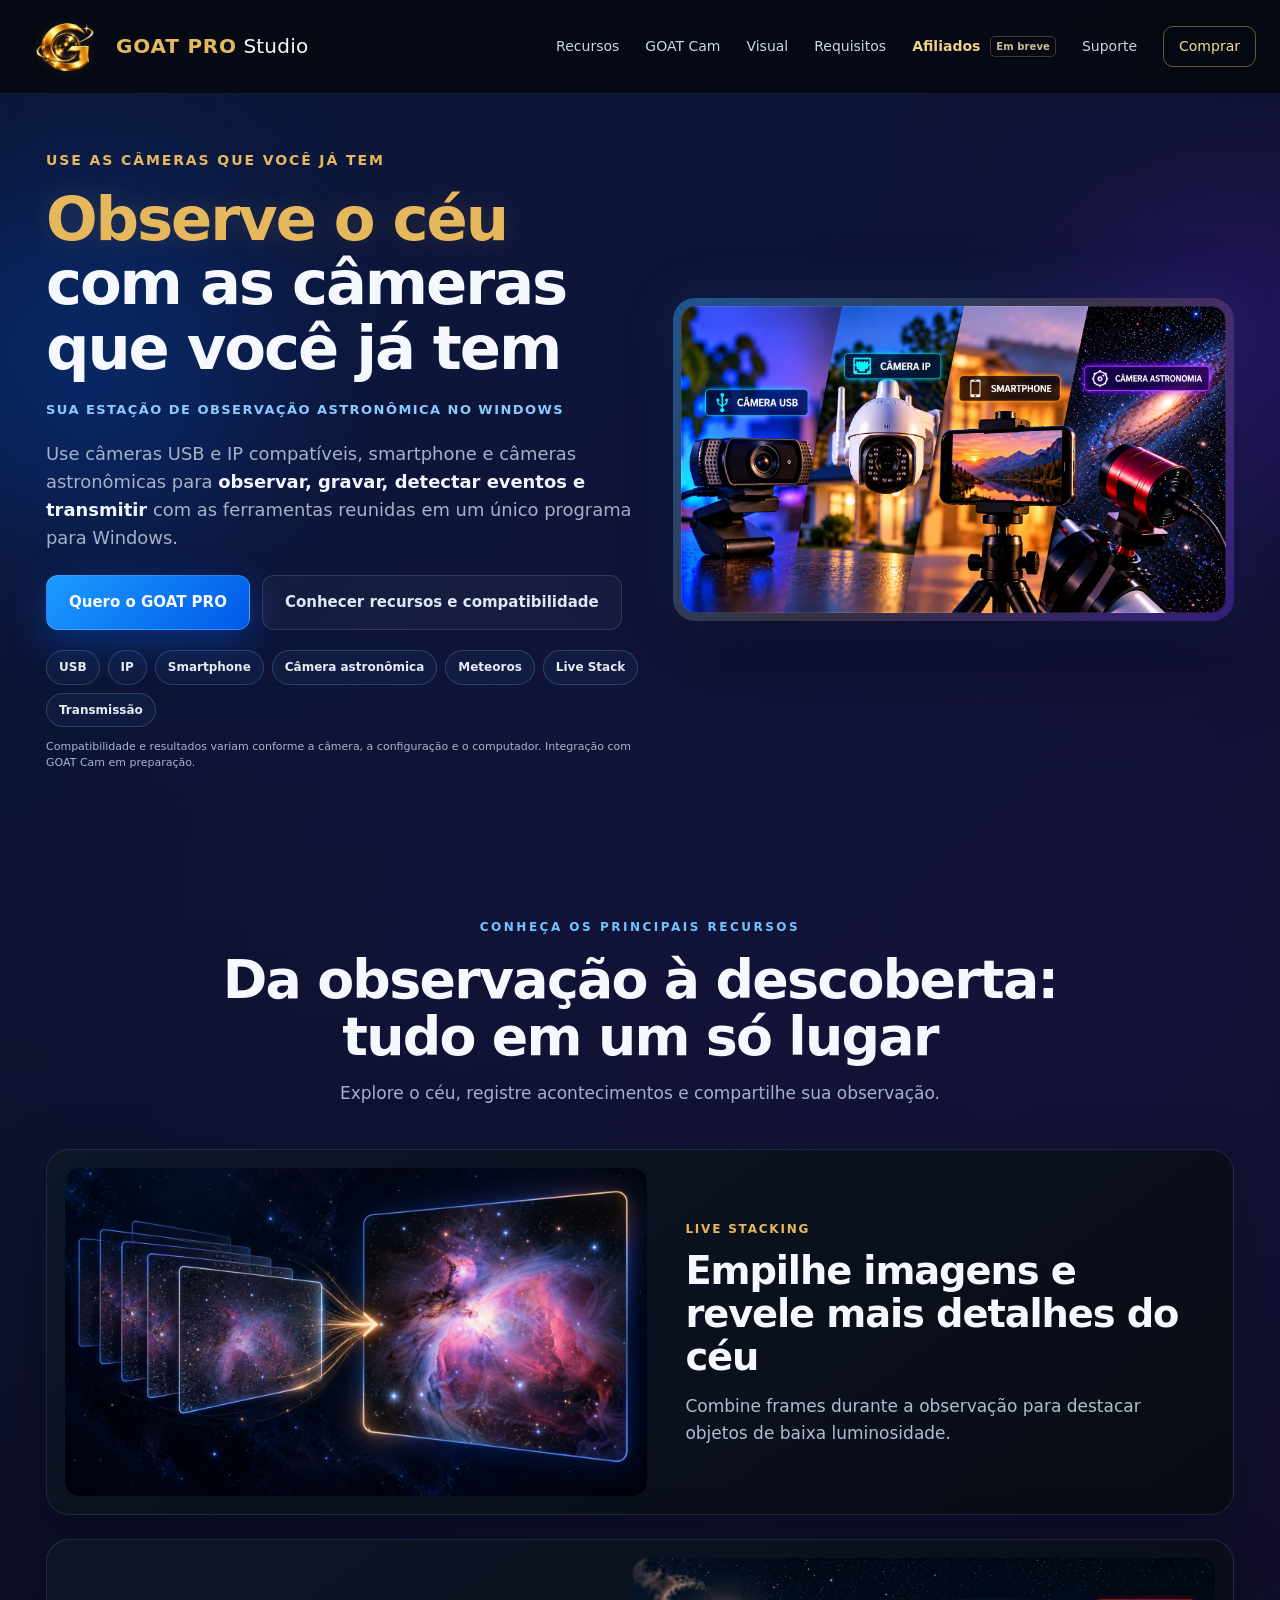
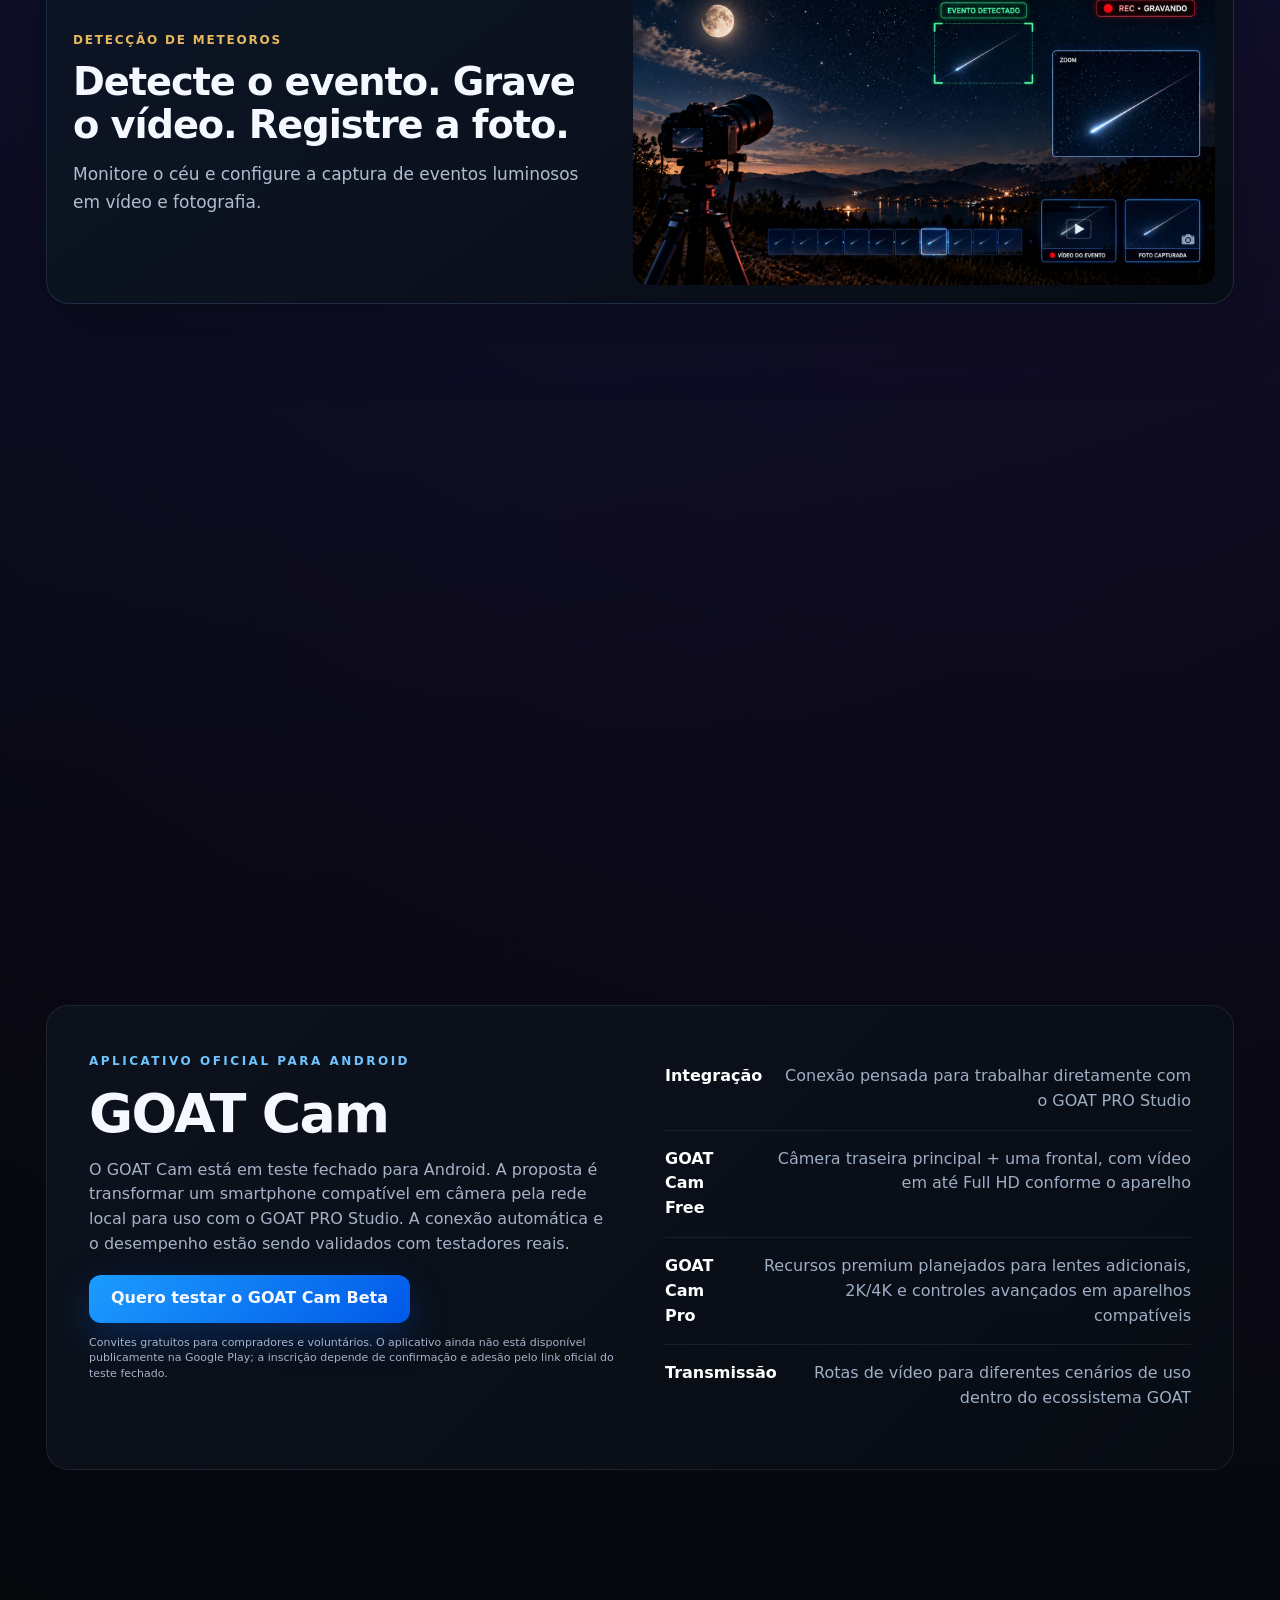
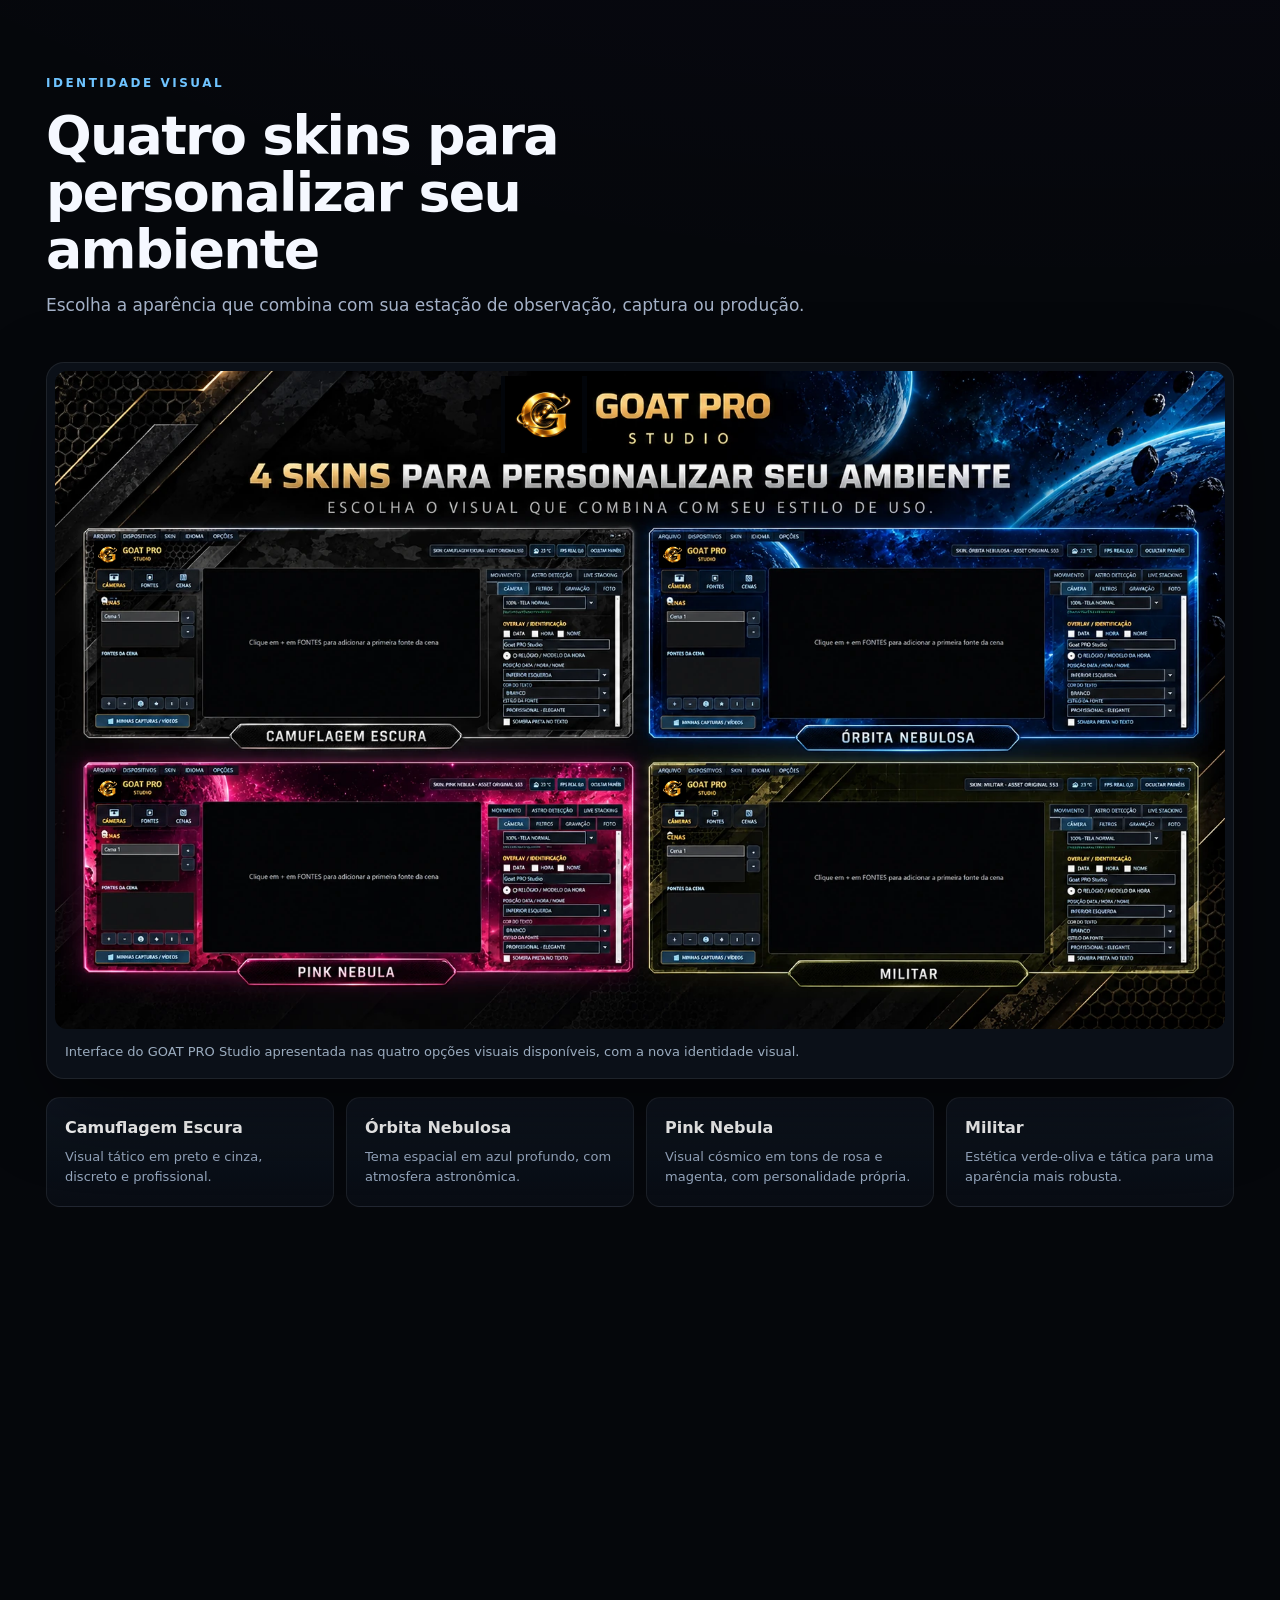
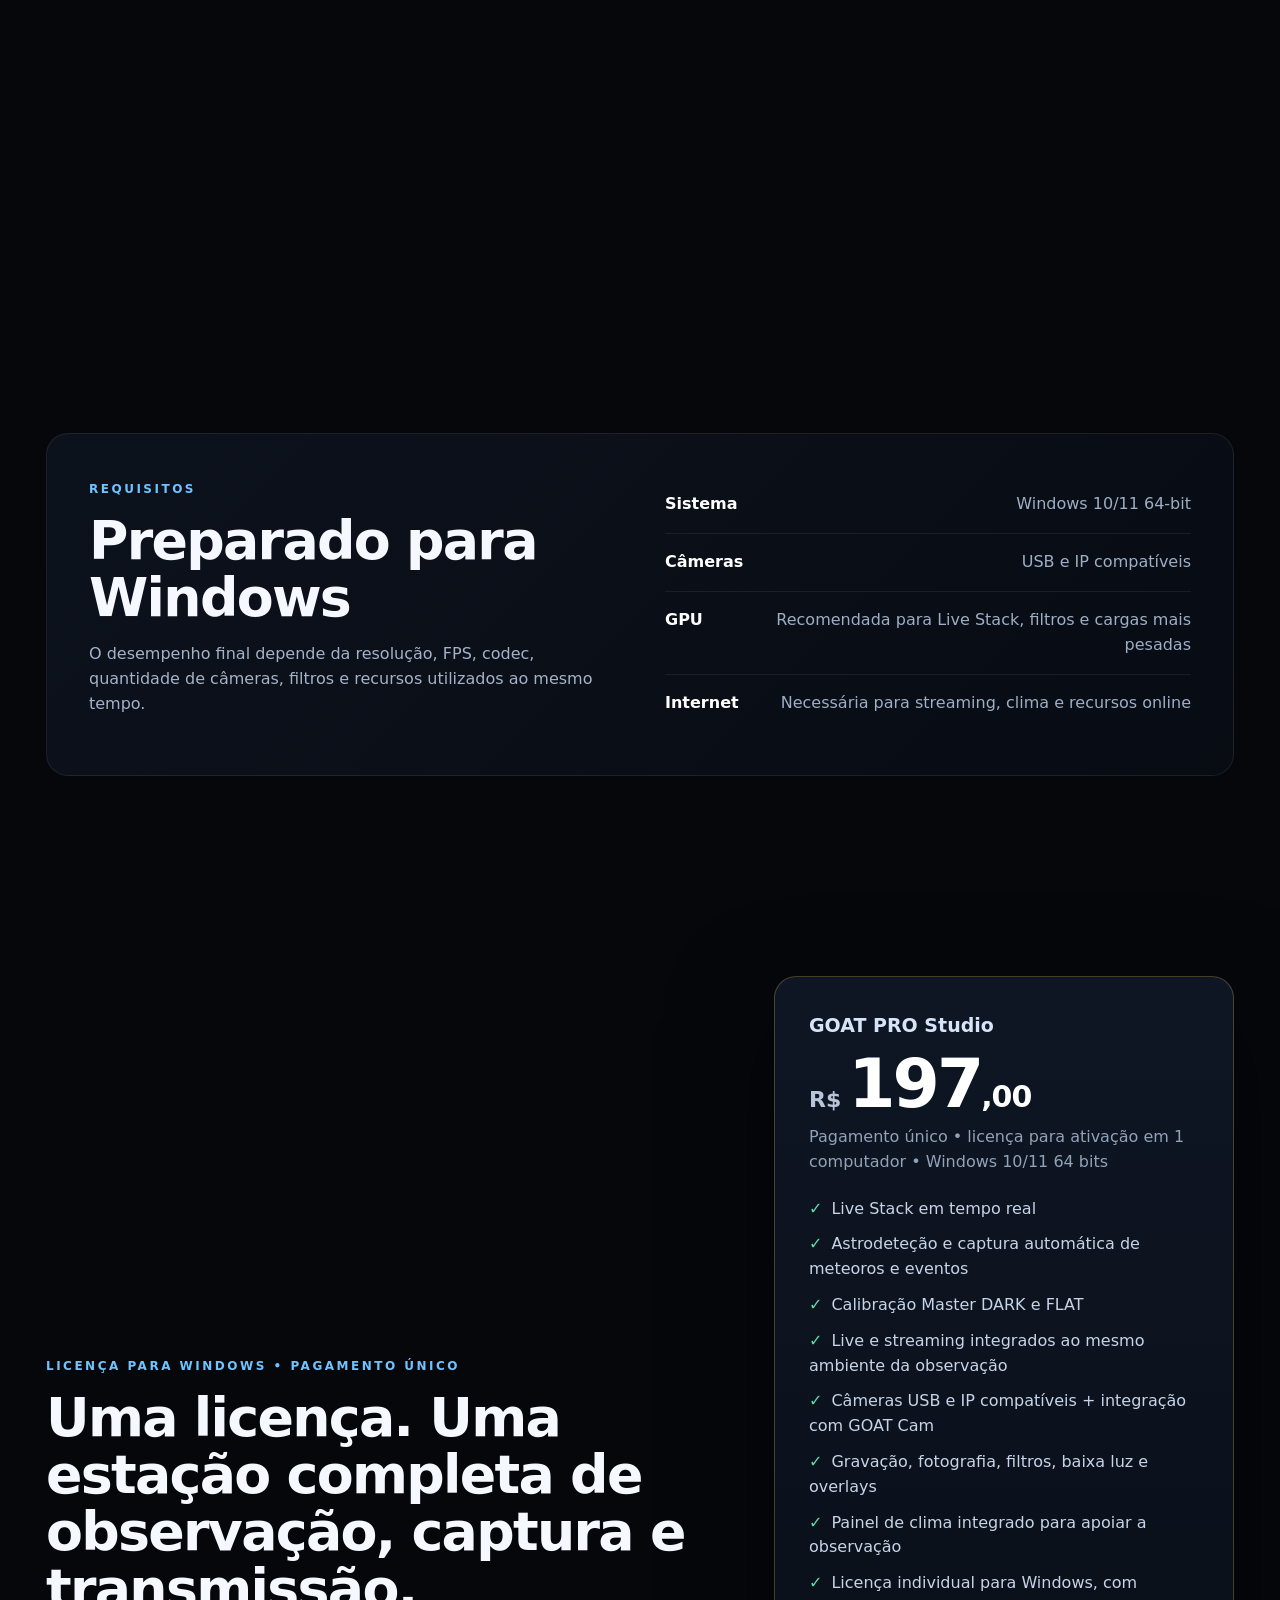
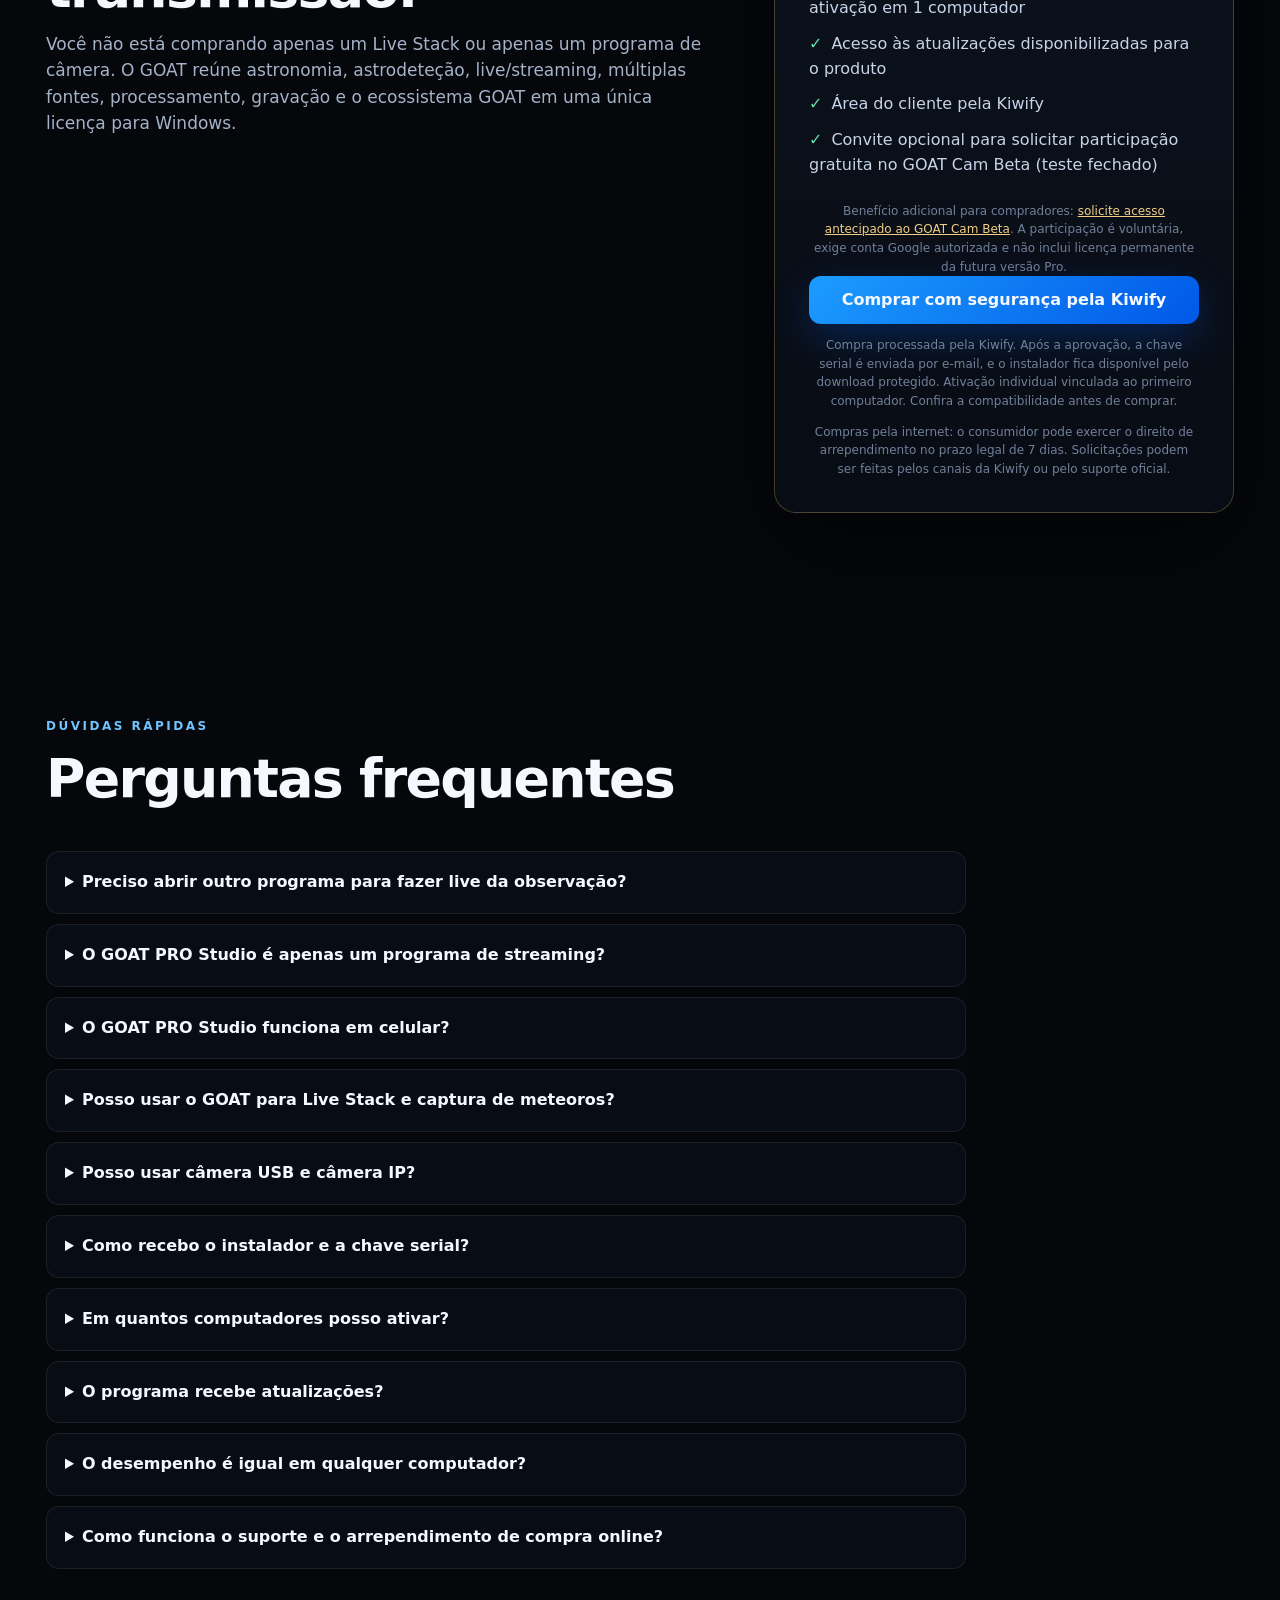
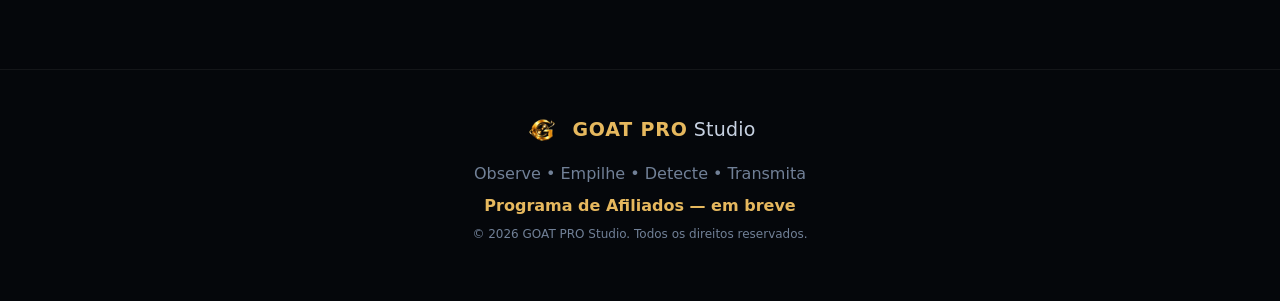
<file: index.html>
<!doctype html>
<html lang="pt-BR">
<head>
  <meta charset="utf-8" />
  <script async src="https://www.googletagmanager.com/gtag/js?id=AW-18481898971"></script>
  <script>
    window.dataLayer = window.dataLayer || [];
    function gtag(){dataLayer.push(arguments);}
    gtag('js', new Date());
    gtag('config', 'AW-18481898971');
    gtag('config', 'G-T20WCMY2DG');
  </script>
  <meta name="viewport" content="width=device-width, initial-scale=1" />
  <meta name="theme-color" content="#070a10" />
  <title>GOAT PRO Studio — Live Stack, meteoros e streaming integrado</title>
  <meta name="description" content="GOAT PRO Studio para Windows: Live Stack em tempo real, captura automática de meteoros e eventos astronômicos, calibração DARK/FLAT, live e streaming integrados, câmeras USB e IP, GOAT Cam, gravação e processamento avançado de imagem." />
  <meta property="og:title" content="GOAT PRO Studio" />
  <meta property="og:description" content="Observe o céu. Empilhe. Detecte. Transmita. Capture. Tudo no mesmo ambiente." />
  <meta property="og:type" content="website" />
  <link rel="icon" href="assets/goatpro-g-transparente-header-20261027.png?v=20261027-1" type="image/png" />
  <link rel="stylesheet" href="styles.css?v=20261027-logo-transparente-1" />
  <style>
    /* GOAT SALES — prévia do programa de afiliados, sem inscrição pública. */
    .affiliate-preview-nav {
      color: #efd18a;
      font-weight: 750;
      white-space: nowrap;
    }
    .affiliate-preview-nav:hover { color:#fff2cb; }
    .affiliate-preview-nav small {
      display: inline-block; margin-left: 5px; padding: 2px 5px;
      border: 1px solid rgba(230,184,94,.28); border-radius: 5px;
      color:#cebb92;font-size:10px;font-weight:650;letter-spacing:.1px;
      vertical-align:middle;
    }
    .affiliate-preview-ribbon { display:none; }
    .affiliate-footer-link { color:#e6b85e; font-weight:750; }
    .affiliate-footer-link:hover { text-decoration:underline;text-underline-offset:4px; }
    @media (max-width: 1170px) {
      .topbar nav .affiliate-preview-nav { display:none; }
      .affiliate-preview-ribbon {
        display:flex;align-items:center;justify-content:center;
        gap:10px;flex-wrap:wrap;
        min-height:40px; padding:8px 14px;
        border-bottom:1px solid rgba(230,184,94,.2);
        background:rgba(26,26,33,.95);
        color:#f2cf89; font-size:13px;font-weight:750;text-align:center;
      }
      .affiliate-preview-ribbon span {
        border:1px solid rgba(230,184,94,.29);
        border-radius:999px;padding:2px 8px;
        font-size:11px;color:#d9d0bc;
      }
      .affiliate-preview-ribbon:hover { background:#262333; }
    }
    @media (max-width: 420px) {
      .affiliate-preview-ribbon {gap:7px;font-size:12px;min-height:38px;padding:7px 8px;}
      .affiliate-preview-ribbon span {font-size:10px;padding:2px 6px;}
    }
  </style>
</head>
<body>
  <header class="topbar">
    <a class="brand" href="#inicio" aria-label="GOAT PRO Studio">
      <img src="assets/goatpro-g-transparente-header-20261027.png?v=20261027-1" alt="Símbolo GOAT PRO Studio" />
      <span><strong>GOAT PRO</strong> Studio</span>
    </a>
    <nav aria-label="Navegação principal">
      <a href="#recursos">Recursos</a>
      <a href="#goat-cam">GOAT Cam</a>
      <a href="#visual">Visual</a>
      <a href="#requisitos">Requisitos</a>
      <a class="affiliate-preview-nav" href="/afiliados/" aria-label="Afiliados, inscrições em breve">Afiliados <small>Em breve</small></a>
      <a class="nav-cta" href="#comprar">Comprar</a>
    </nav>
  </header>
  <a class="affiliate-preview-ribbon" href="/afiliados/" aria-label="Conheça o programa de afiliados do GOAT PRO STUDIO, inscrições em breve">
    Afiliados GOAT PRO STUDIO <span>Em breve</span>
  </a>

  <main>
    <section class="hero" id="inicio">
      <div class="hero-glow hero-glow-a"></div>
      <div class="hero-glow hero-glow-b"></div>
      <div class="hero-copy reveal">
        <span class="eyebrow">USE AS CÂMERAS QUE VOCÊ JÁ TEM</span>
        <h1><span>Observe o céu</span> com as câmeras que você já tem</h1>
        <p class="tagline">SUA ESTAÇÃO DE OBSERVAÇÃO ASTRONÔMICA NO WINDOWS</p>
        <p class="lead">Use câmeras USB e IP compatíveis, smartphone e câmeras astronômicas para <strong>observar, gravar, detectar eventos e transmitir</strong> com as ferramentas reunidas em um único programa para Windows.</p>
        <div class="hero-actions">
          <a class="btn btn-primary" href="#comprar">Quero o GOAT PRO</a>
          <a class="btn btn-ghost" href="#recursos">Conhecer recursos e compatibilidade</a>
        </div>
        <div class="hero-badges">
          <span>USB</span><span>IP</span><span>Smartphone</span><span>Câmera astronômica</span><span>Meteoros</span><span>Live Stack</span><span>Transmissão</span>
        </div>
        <p class="hero-compatibility">Compatibilidade e resultados variam conforme a câmera, a configuração e o computador. Integração com GOAT Cam em preparação.</p>
      </div>
      <div class="hero-media reveal">
        <div class="media-frame">
          <img class="hero-cameras-img" src="assets/goatpro-home-cameras-arte-aprovada-20261027.webp?v=20261027-remove-legacy-hero" alt="Quatro tipos de câmeras para o GOAT PRO Studio: câmera USB, câmera IP, smartphone e câmera astronômica" width="1672" height="941" decoding="async" loading="eager" fetchpriority="high" />
        </div>
      </div>
    </section>

    <!-- GOAT SALES: recursos principais mostrados por ilustracoes. -->
    <section class="section visual-highlights" id="recursos" aria-labelledby="recursos-titulo">
      <div class="section-heading visual-heading reveal">
        <span class="eyebrow">CONHEÇA OS PRINCIPAIS RECURSOS</span>
        <h2 id="recursos-titulo">Da observação à descoberta: tudo em um só lugar</h2>
        <p>Explore o céu, registre acontecimentos e compartilhe sua observação.</p>
      </div>

      <article class="visual-feature feature-live-stack reveal">
        <div class="visual-feature-media">
          <img src="assets/feature-live-stack.svg?v=orion-20261025" alt="Ilustração de vários frames astronômicos combinados em uma imagem final de nebulosa" width="1600" height="900" loading="lazy" decoding="async">
        </div>
        <div class="visual-feature-copy">
          <span class="feature-kicker">LIVE STACKING</span>
          <h3>Empilhe imagens e revele mais detalhes do céu</h3>
          <p>Combine frames durante a observação para destacar objetos de baixa luminosidade.</p>
        </div>
      </article>

      <article class="visual-feature feature-meteor reverse reveal">
        <div class="visual-feature-media">
          <img src="assets/feature-meteor-detection.svg?v=lua-20261025-1" alt="Ilustração de um meteoro riscando o céu, com área de detecção e indicador REC de gravação" width="1600" height="900" loading="lazy" decoding="async">
        </div>
        <div class="visual-feature-copy">
          <span class="feature-kicker">DETECÇÃO DE METEOROS</span>
          <h3>Detecte o evento. Grave o vídeo. Registre a foto.</h3>
          <p>Monitore o céu e configure a captura de eventos luminosos em vídeo e fotografia.</p>
        </div>
      </article>

      <article class="visual-feature feature-live-transmission reveal">
        <div class="visual-feature-media">
          <img src="assets/feature-live-stream.svg?v=transmissao-20261025-2" alt="Ilustração de telescópio e monitor com imagem de galáxia e indicador AO VIVO durante transmissão astronômica" width="1600" height="900" loading="lazy" decoding="async">
        </div>
        <div class="visual-feature-copy">
          <span class="feature-kicker">LIVE E GRAVAÇÃO</span>
          <h3>Compartilhe o céu ao vivo</h3>
          <p>Grave e prepare transmissões das suas observações sem trocar de programa.</p>
        </div>
      </article>
      <div class="visual-end reveal">
        <a class="btn btn-primary" href="#comprar">Quero o GOAT PRO</a>
        <p class="visual-note">Imagens ilustrativas. Compatibilidade e resultados variam conforme o equipamento e as condições de observação.</p>
      </div>
    </section>

    <section class="section requirements" id="goat-cam">
      <div class="requirements-panel reveal">
        <div>
          <span class="eyebrow">APLICATIVO OFICIAL PARA ANDROID</span>
          <h2>GOAT Cam</h2>
          <p>O GOAT Cam está em teste fechado para Android. A proposta é transformar um smartphone compatível em câmera pela rede local para uso com o GOAT PRO Studio. A conexão automática e o desempenho estão sendo validados com testadores reais.</p>
          <div class="hero-actions" style="margin-top:18px">
            <a class="btn btn-primary" href="/goat-cam-beta/">Quero testar o GOAT Cam Beta</a>
          </div>
          <p class="hero-compatibility" style="margin-top:12px">Convites gratuitos para compradores e voluntários. O aplicativo ainda não está disponível publicamente na Google Play; a inscrição depende de confirmação e adesão pelo link oficial do teste fechado.</p>
        </div>
        <div class="req-list">
          <div><strong>Integração</strong><span>Conexão pensada para trabalhar diretamente com o GOAT PRO Studio</span></div>
          <div><strong>GOAT Cam Free</strong><span>Câmera traseira principal + uma frontal, com vídeo em até Full HD conforme o aparelho</span></div>
          <div><strong>GOAT Cam Pro</strong><span>Recursos premium planejados para lentes adicionais, 2K/4K e controles avançados em aparelhos compatíveis</span></div>
          <div><strong>Transmissão</strong><span>Rotas de vídeo para diferentes cenários de uso dentro do ecossistema GOAT</span></div>
        </div>
      </div>
    </section>

    <section class="section showcase" id="visual">
      <div class="section-heading reveal">
        <span class="eyebrow">IDENTIDADE VISUAL</span>
        <h2>Quatro skins para personalizar seu ambiente</h2>
        <p>Escolha a aparência que combina com sua estação de observação, captura ou produção.</p>
      </div>
      <figure class="showcase-card showcase-main showcase-rebranded reveal">
        <img src="assets/goatpro-skins-showcase.webp?v=20261027-g-brand" alt="As quatro skins do GOAT PRO Studio: Camuflagem Escura, Órbita Nebulosa, Pink Nebula e Militar" />
        <!-- A imagem histórica tem cinco logotipos antigos incorporados no WebP.
             Coberturas responsivas exibem a identidade G dourado oficial, sem alterar as telas das quatro skins. -->
        <div class="showcase-logo-overlays" aria-hidden="true">
          <span class="showcase-logo-overlay showcase-logo-main"></span>
          <span class="showcase-logo-overlay showcase-logo-skin showcase-logo-skin-tl"></span>
          <span class="showcase-logo-overlay showcase-logo-skin showcase-logo-skin-tr"></span>
          <span class="showcase-logo-overlay showcase-logo-skin showcase-logo-skin-bl"></span>
          <span class="showcase-logo-overlay showcase-logo-skin showcase-logo-skin-br"></span>
        </div>
        <figcaption>Interface do GOAT PRO Studio apresentada nas quatro opções visuais disponíveis, com a nova identidade visual.</figcaption>
      </figure>
      <div class="skin-description-grid reveal">
        <article><strong>Camuflagem Escura</strong><span>Visual tático em preto e cinza, discreto e profissional.</span></article>
        <article><strong>Órbita Nebulosa</strong><span>Tema espacial em azul profundo, com atmosfera astronômica.</span></article>
        <article><strong>Pink Nebula</strong><span>Visual cósmico em tons de rosa e magenta, com personalidade própria.</span></article>
        <article><strong>Militar</strong><span>Estética verde-oliva e tática para uma aparência mais robusta.</span></article>
      </div>
    </section>



    <section class="section audience">
      <div class="section-heading reveal">
        <span class="eyebrow">PARA QUEM É</span>
        <h2>Para quem quer fazer mais do que simplesmente abrir uma câmera</h2>
      </div>
      <div class="pill-grid reveal">
        <span>Astronomia amadora</span>
        <span>Observação do céu</span>
        <span>Lives de astronomia</span>
        <span>Caça a meteoros e eventos</span>
        <span>Astrofotografia e baixa luz</span>
        <span>Câmeras USB e IP</span>
        <span>GOAT Cam e smartphone</span>
        <span>Gravação e produção</span>
        <span>Registro de eventos astronômicos</span>
      </div>
    </section>

    <section class="section requirements" id="requisitos">
      <div class="requirements-panel reveal">
        <div>
          <span class="eyebrow">REQUISITOS</span>
          <h2>Preparado para Windows</h2>
          <p>O desempenho final depende da resolução, FPS, codec, quantidade de câmeras, filtros e recursos utilizados ao mesmo tempo.</p>
        </div>
        <div class="req-list">
          <div><strong>Sistema</strong><span>Windows 10/11 64-bit</span></div>
          <div><strong>Câmeras</strong><span>USB e IP compatíveis</span></div>
          <div><strong>GPU</strong><span>Recomendada para Live Stack, filtros e cargas mais pesadas</span></div>
          <div><strong>Internet</strong><span>Necessária para streaming, clima e recursos online</span></div>
        </div>
      </div>
    </section>

    <section class="section pricing" id="comprar">
      <div class="pricing-copy reveal">
        <span class="eyebrow">LICENÇA PARA WINDOWS • PAGAMENTO ÚNICO</span>
        <h2>Uma licença. Uma estação completa de observação, captura e transmissão.</h2>
        <p>Você não está comprando apenas um Live Stack ou apenas um programa de câmera. O GOAT reúne astronomia, astrodeteção, live/streaming, múltiplas fontes, processamento, gravação e o ecossistema GOAT em uma única licença para Windows.</p>
      </div>
      <div class="price-card reveal">
        <div class="price-label">GOAT PRO Studio</div>
        <div class="price"><small>R$</small>197<span>,00</span></div>
        <div class="price-note">Pagamento único • licença para ativação em 1 computador • Windows 10/11 64 bits</div>
        <ul>
          <li>Live Stack em tempo real</li>
          <li>Astrodeteção e captura automática de meteoros e eventos</li>
          <li>Calibração Master DARK e FLAT</li>
          <li>Live e streaming integrados ao mesmo ambiente da observação</li>
          <li>Câmeras USB e IP compatíveis + integração com GOAT Cam</li>
          <li>Gravação, fotografia, filtros, baixa luz e overlays</li>
          <li>Painel de clima integrado para apoiar a observação</li>
          <li>Licença individual para Windows, com ativação em 1 computador</li>
          <li>Acesso às atualizações disponibilizadas para o produto</li>
          <li>Área do cliente pela Kiwify</li>
          <li>Convite opcional para solicitar participação gratuita no GOAT Cam Beta (teste fechado)</li>
        </ul>
        <p class="secure-note">Benefício adicional para compradores: <a href="/goat-cam-beta/" style="color:#f2ce84;text-decoration:underline">solicite acesso antecipado ao GOAT Cam Beta</a>. A participação é voluntária, exige conta Google autorizada e não inclui licença permanente da futura versão Pro.</p>
        <a id="checkoutButton" class="btn btn-primary btn-wide" href="https://pay.kiwify.com.br/xpb6ReY">Comprar com segurança pela Kiwify</a>
        <p class="secure-note">Compra processada pela Kiwify. Após a aprovação, a chave serial é enviada por e-mail, e o instalador fica disponível pelo <a href="/download/">download protegido</a>. Ativação individual vinculada ao primeiro computador. Confira a compatibilidade antes de comprar.</p>
      <p class="secure-note">Compras pela internet: o consumidor pode exercer o direito de arrependimento no prazo legal de 7 dias. Solicitações podem ser feitas pelos canais da Kiwify ou pelo <a href="/suporte/">suporte oficial</a>.</p>
      </div>
    </section>

    <section class="section faq">
      <div class="section-heading reveal"><span class="eyebrow">DÚVIDAS RÁPIDAS</span><h2>Perguntas frequentes</h2></div>
      <div class="faq-list">
        <details class="reveal"><summary>Preciso abrir outro programa para fazer live da observação?</summary><p>O GOAT PRO Studio já inclui recursos de live e streaming no mesmo ambiente de observação, captura e produção. Assim, você pode montar seu fluxo de transmissão dentro do próprio GOAT, junto com suas câmeras, cenas, áudio e overlays.</p></details>
        <details class="reveal"><summary>O GOAT PRO Studio é apenas um programa de streaming?</summary><p>Não. A live é uma parte do conjunto. O foco do GOAT é reunir observação astronômica, Live Stack, astrodeteção, captura automática de eventos, diferentes tipos de câmera, gravação, processamento e transmissão em um único ambiente.</p></details>
        <details class="reveal"><summary>O GOAT PRO Studio funciona em celular?</summary><p>O GOAT PRO Studio é desenvolvido para Windows. No Android, o GOAT Cam funciona como aplicativo complementar oficial e transforma o smartphone em uma câmera integrada ao Studio pela rede local.</p></details>
        <details class="reveal"><summary>Posso usar o GOAT para Live Stack e captura de meteoros?</summary><p>Sim. Esses são dois dos principais diferenciais do produto: empilhamento em tempo real para baixa luminosidade e ferramentas de detecção e registro automático de eventos no céu.</p></details>
        <details class="reveal"><summary>Posso usar câmera USB e câmera IP?</summary><p>O programa foi desenvolvido para trabalhar com fontes USB e IP compatíveis. A compatibilidade pode variar conforme modelo, protocolo e configuração da câmera.</p></details>
        <details class="reveal"><summary>Como recebo o instalador e a chave serial?</summary><p>Após a aprovação do pagamento pela Kiwify, a chave serial é enviada ao e-mail da compra. Utilize a <a href="/download/">página de download protegido</a> e as instruções de entrega para acessar o instalador.</p></details>
        <details class="reveal"><summary>Em quantos computadores posso ativar?</summary><p>A licença comercial permite ativação em um computador por vez e fica vinculada ao primeiro PC. Para troca de equipamento, entre em contato com o suporte.</p></details>
        <details class="reveal"><summary>O programa recebe atualizações?</summary><p>Sim. O GOAT PRO Studio segue em desenvolvimento ativo e novas versões serão disponibilizadas conforme a evolução do produto.</p></details>
        <details class="reveal"><summary>O desempenho é igual em qualquer computador?</summary><p>Não. Resolução, FPS, codec, câmera, CPU, GPU e recursos ativos influenciam diretamente o desempenho. Consulte os requisitos e confirme a compatibilidade de sua câmera antes da compra.</p></details>
      <details class="reveal"><summary>Como funciona o suporte e o arrependimento de compra online?</summary><p>O suporte oficial está disponível em <a href="/suporte/">goatprostudio.com.br/suporte/</a>. Em compras pela internet, o direito legal de arrependimento pode ser exercido em até 7 dias, pelos canais da Kiwify ou pelo suporte.</p></details>
      </div>
    </section>
  </main>

  <footer>
    <a class="brand footer-brand" href="#inicio"><img src="assets/goatpro-g-transparente-header-20261027.png?v=20261027-1" alt="" /><span><strong>GOAT PRO</strong> Studio</span></a>
    <p>Observe • Empilhe • Detecte • Transmita</p>
    <p><a class="affiliate-footer-link" href="/afiliados/">Programa de Afiliados — em breve</a></p>
    <p class="copyright">© <span id="year"></span> GOAT PRO Studio. Todos os direitos reservados.</p>
  </footer>

  <script src="app.js?v=20261027-remove-legacy-hero"></script>
</body>
</html>
</file>
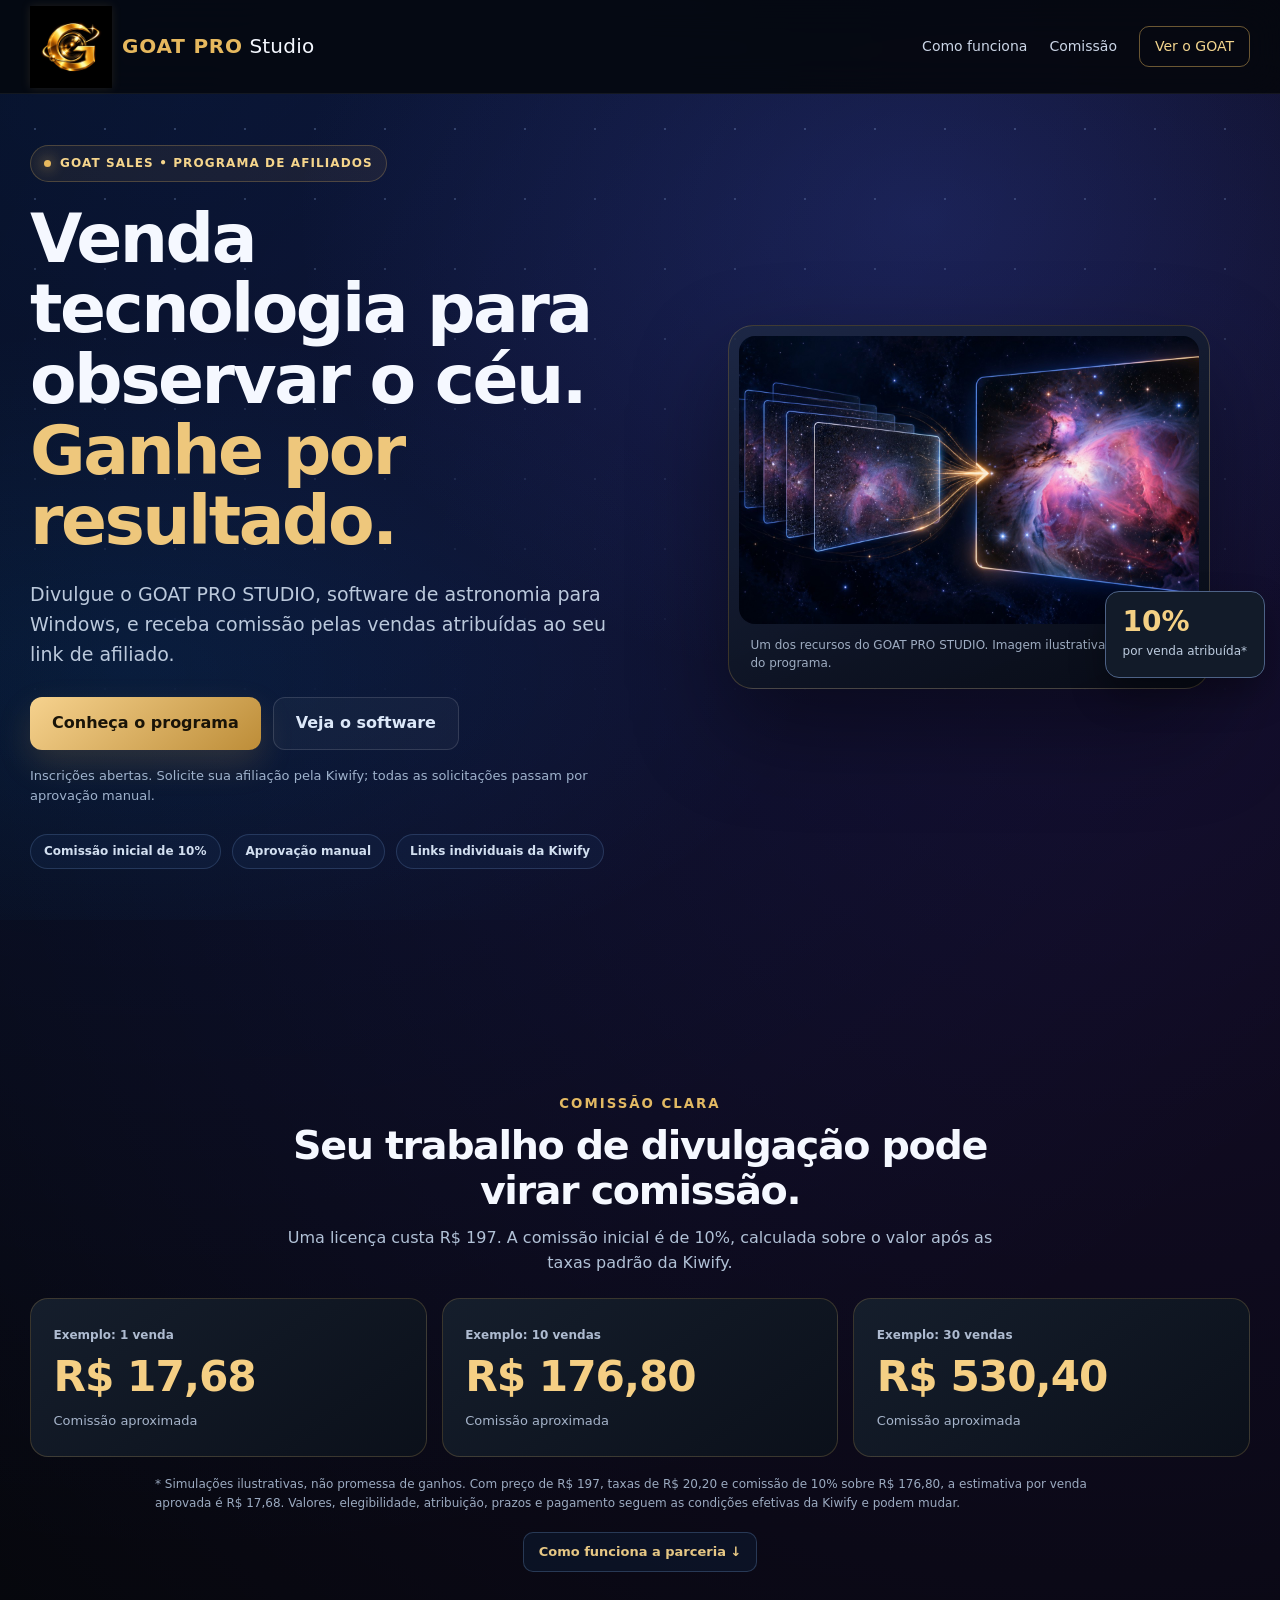
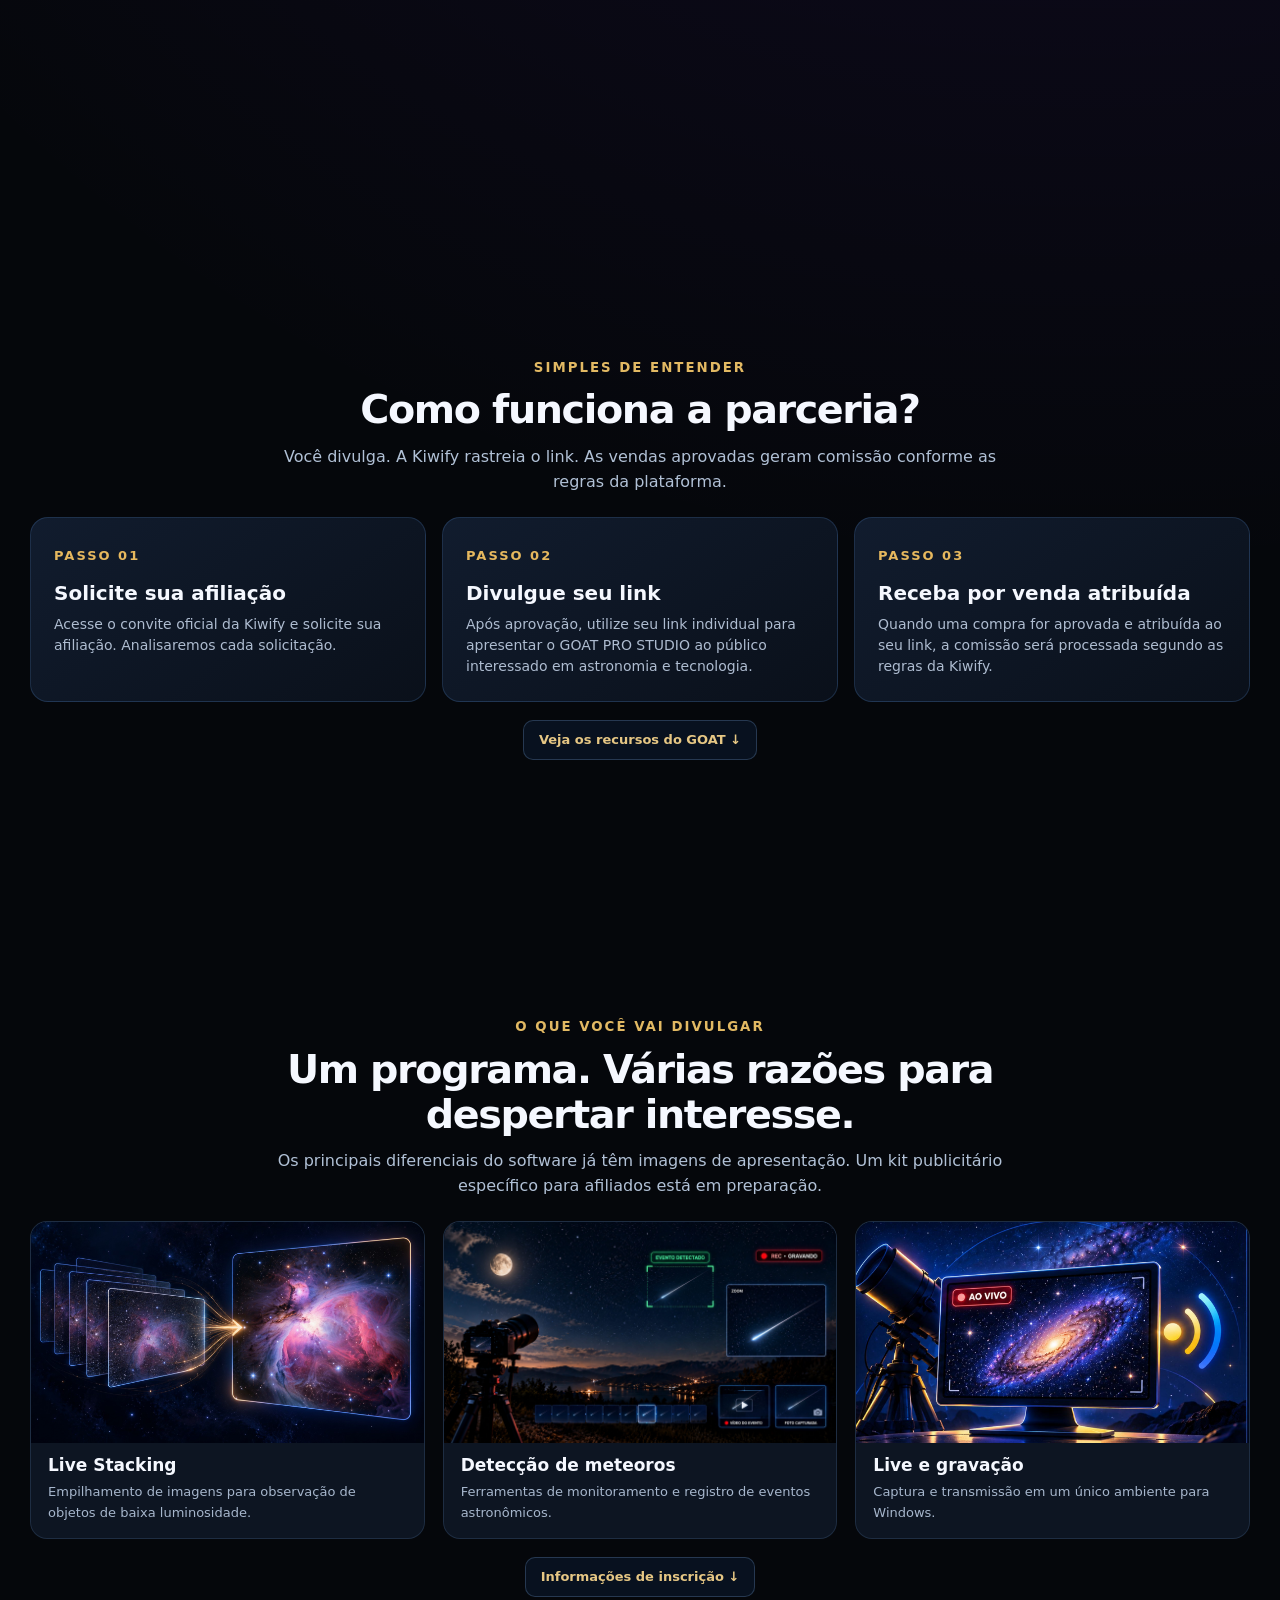
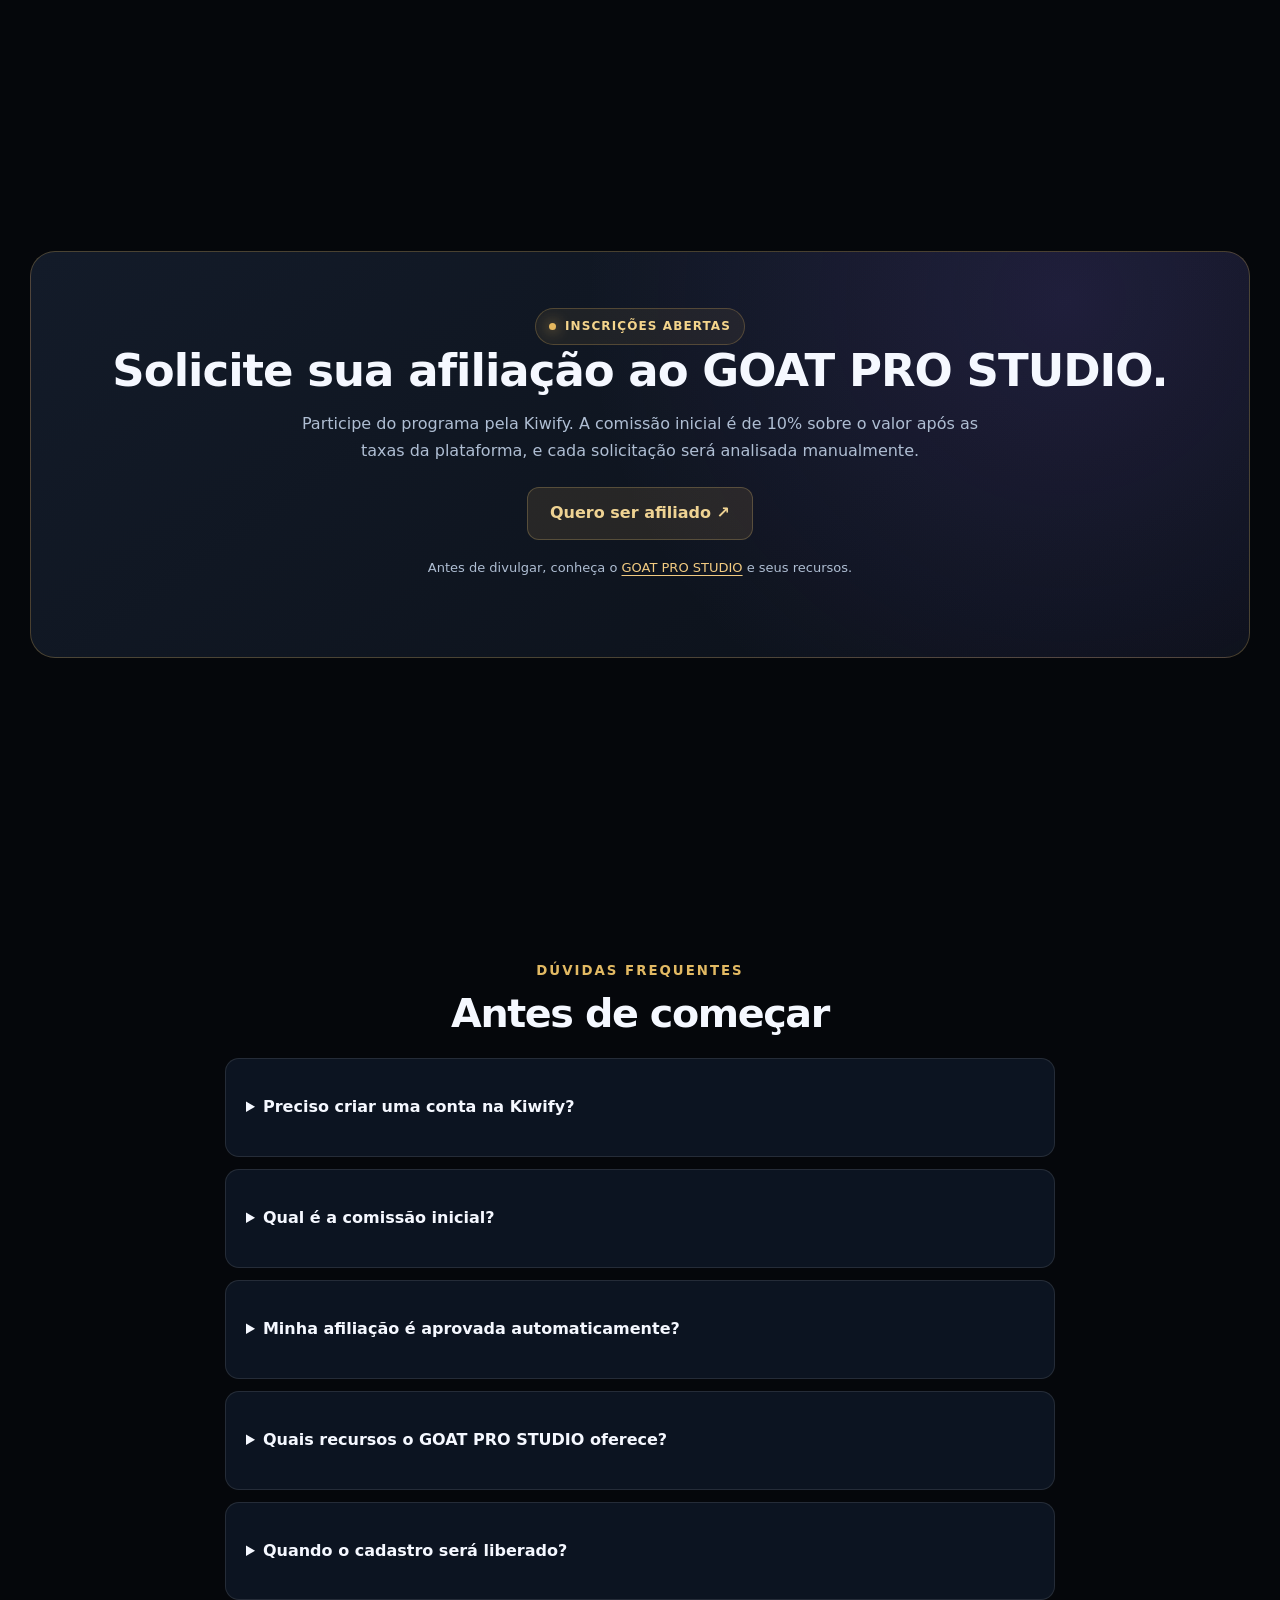
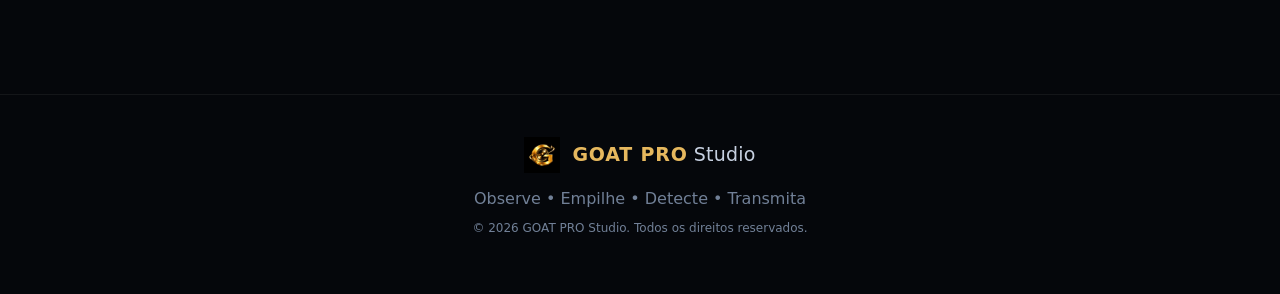
<file: afiliados/index.html>
<!doctype html>
<html lang="pt-BR">
<head>
  <meta charset="utf-8">
  <meta name="viewport" content="width=device-width, initial-scale=1">
  <meta name="theme-color" content="#070a10">
  <meta name="robots" content="index,follow">
  <meta name="description" content="Conheça o programa de afiliados GOAT PRO STUDIO: software de astronomia para Windows, comissão por venda aprovada e divulgação com link rastreável.">
  <title>Seja um Afiliado | GOAT PRO STUDIO</title>
  <link rel="icon" href="../assets/goatpro-icon-oficial-sem-borda.png" type="image/png">
  <link rel="stylesheet" href="../styles.css?v=20261025-visuais-2">
  <style>
    /* GOAT SALES — página pública de afiliados, com inscrições via Kiwify. */
    /* A página mantém rolagem vertical livre no desktop e no celular. */
    .affiliate-page { overflow: visible; }
    .affiliate-page .topbar { padding-inline: max(22px,calc((100vw - 1220px)/2)); }
    .affiliate-page .topbar nav { gap: 22px; }
    .affiliate-page .topbar .nav-cta { color:#f3d58e; }
    .affiliate-wrap { width:min(1220px,calc(100% - 48px)); margin-inline:auto; }
    .affiliate-hero {
      position:relative; isolation:isolate;overflow-x:clip;
      padding: clamp(68px,7.5vw,112px) 0 78px;
      background:radial-gradient(ellipse at 72% 15%,rgba(66,92,213,.23),transparent 48%),
                 radial-gradient(ellipse at 10% 70%,rgba(0,153,255,.09),transparent 42%);
    }
    .affiliate-hero::after {
      content:"";position:absolute;inset:0;z-index:-1;opacity:.25;pointer-events:none;
      background-image:radial-gradient(circle,#a4c6ff 1px,transparent 1.4px);
      background-size:70px 70px;mask-image:linear-gradient(to bottom,black,transparent 80%);
    }
    .affiliate-hero-grid { display:grid;grid-template-columns:minmax(0,1fr) minmax(0,.92fr);gap:48px;align-items:center; }
    .affiliate-kicker {display:inline-flex;align-items:center;gap:9px;padding:8px 13px;
      border:1px solid rgba(230,184,94,.25);border-radius:30px;color:#f5d58c;background:rgba(230,184,94,.07);
      font-size:12px;font-weight:850;letter-spacing:1.1px;text-transform:uppercase;}
    .affiliate-kicker::before {content:"";display:block;width:7px;height:7px;border-radius:50%;background:#e6b85e;box-shadow:0 0 14px #e6b85e;}
    .affiliate-hero h1 { margin:22px 0 22px;font-size:clamp(43px,5.3vw,74px);line-height:1.04;letter-spacing:-2.5px;max-width:660px; }
    .affiliate-hero h1 em {font-style:normal;color:#eec77c;}
    .affiliate-subhead {font-size:clamp(16px,1.65vw,19px);line-height:1.6;color:#bbc9dc;max-width:610px;margin:0 0 27px;}
    .affiliate-actions {display:flex;gap:12px;flex-wrap:wrap;align-items:center;}
    .affiliate-actions .btn {min-height:53px; }
    .affiliate-actions .btn-primary {background:linear-gradient(140deg,#f6d28e,#bd8d38);color:#191408;box-shadow:0 14px 34px rgba(235,179,79,.16);}
    .affiliate-hero-notice {margin:16px 0 0;line-height:1.55;font-size:13px;color:#9fb2cc;}
    .affiliate-proof {display:flex;flex-wrap:wrap;gap:11px;margin-top:28px;}
    .affiliate-proof span {border:1px solid rgba(137,180,242,.19);border-radius:99px;background:rgba(28,53,94,.24);color:#d2dff0;padding:7px 13px;font-size:12px;font-weight:650;}
    .affiliate-mobile-highlights,.affiliate-mobile-preview {display:none;}
    .affiliate-visual {position:relative;}
    .affiliate-visual-figure {overflow:hidden;border:1px solid rgba(230,184,94,.23);padding:10px;border-radius:25px;
      background:linear-gradient(155deg,rgba(30,42,68,.8),rgba(7,11,20,.96));box-shadow:0 40px 95px rgba(0,0,0,.38);}
    .affiliate-visual-figure img {aspect-ratio:16/10;width:100%;height:auto;object-fit:cover;border-radius:16px;}
    .affiliate-visual-figure figcaption {padding:12px 11px 5px;color:#9eacc1;font-size:12px;}
    .affiliate-mini-tag {position:absolute;right:-15px;bottom:27px;background:#121b29;border:1px solid #4d6286;
      border-radius:14px;padding:14px 17px;box-shadow:0 18px 35px rgba(0,0,0,.32);}
    .affiliate-mini-tag strong {display:block;color:#f4d084;font-size:28px;line-height:1.15;}
    .affiliate-mini-tag span {font-size:12px;color:#bccbde;}
    .affiliate-section {padding:75px 0;scroll-margin-top:84px;}
    .affiliate-heading {max-width:730px;margin:0 auto 35px;text-align:center;}
    .affiliate-heading small {display:block;color:#e2b963;font-weight:850;letter-spacing:2px;margin-bottom:9px;}
    .affiliate-heading h2 {font-size:clamp(30px,4vw,49px);line-height:1.13;letter-spacing:-1.4px;margin:0 0 13px;}
    .affiliate-heading p {font-size:16px;color:#b1c1d6;margin:0;}
    .affiliate-stats {display:grid;grid-template-columns:repeat(3,minmax(0,1fr));gap:15px;margin:0 0 25px;}
    .affiliate-stat {border:1px solid rgba(230,184,94,.2);padding:25px;background:linear-gradient(145deg,#151e2c,#0b101a);border-radius:18px;}
    .affiliate-stat small {font-size:12px;color:#aebbd0;font-weight:700;}
    .affiliate-stat strong {display:block;color:#f5cf84;font-size:clamp(28px,3.3vw,43px);letter-spacing:-1px;line-height:1.23;margin:5px 0;}
    .affiliate-stat span {font-size:13px;color:#a5b3c9;}
    .affiliate-fineprint {font-size:12px;color:#9baac0;line-height:1.65;max-width:970px;margin:8px auto 0;}
    .affiliate-steps {display:grid;grid-template-columns:repeat(3,minmax(0,1fr));gap:18px;}
    .affiliate-step {background:linear-gradient(145deg,#111c2e,#0a101a);border:1px solid rgba(103,162,243,.19);
      border-radius:18px;padding:29px 26px;min-height:210px;}
    .affiliate-step-index {font-size:13px;color:#e6b85e;font-weight:900;letter-spacing:2px;}
    .affiliate-step h3 {margin:22px 0 10px;font-size:22px;line-height:1.22;}
    .affiliate-step p {margin:0;color:#aebcd0;font-size:15px;line-height:1.6;}
    .affiliate-gallery {display:grid;grid-template-columns:repeat(3,minmax(0,1fr));gap:18px;align-items:start;grid-auto-rows:max-content;}
    .affiliate-gallery article {display:flex;flex-direction:column;align-self:start;min-width:0;height:auto;background:#0d1522;border:1px solid rgba(129,178,243,.15);border-radius:17px;overflow:hidden;}
    /* A moldura controla a altura, e não a imagem SVG: proporção real 16:9 em todos os dispositivos. */
    .affiliate-gallery-media {display:block;position:relative;margin:0;width:100%;aspect-ratio:16 / 9;overflow:hidden;background:#070d18;flex:none;}
    .affiliate-gallery-media img {position:absolute;inset:0;display:block;width:100%;height:100%;max-width:none;object-fit:cover;object-position:center;}
    .affiliate-gallery h3 {font-size:17px;line-height:1.3;margin:14px 17px 6px;}
    .affiliate-gallery p {font-size:13px;color:#a6b6cc;margin:0 17px 18px;line-height:1.55;}
    .affiliate-status {border:1px solid rgba(230,184,94,.27);border-radius:25px;background:
      radial-gradient(circle at 85% 12%,rgba(137,94,231,.14),transparent 44%),linear-gradient(145deg,#131b29,#0b1018);
      padding:clamp(28px,5vw,56px);text-align:center;}
    .affiliate-status h2 {margin:0 0 14px;font-size:clamp(29px,3.7vw,45px);letter-spacing:-1px;line-height:1.16;}
    .affiliate-status p {color:#afbed3;max-width:720px;margin:0 auto 23px;line-height:1.65;}
    .affiliate-pending-button {display:inline-flex;align-items:center;justify-content:center;min-height:53px;
      border:1px solid rgba(207,177,109,.29);border-radius:12px;background:rgba(230,184,94,.11);
      color:#efd393;padding:12px 22px;font-weight:800;cursor:not-allowed;}
    .affiliate-help {font-size:13px;margin-top:17px!important;}
    .affiliate-faq {width:min(830px,100%);margin:0 auto;display:grid;gap:12px;}
    .affiliate-faq details {border:1px solid rgba(255,255,255,.1);border-radius:14px;padding:18px 20px;background:rgba(14,23,37,.87);}
    .affiliate-faq summary {font-weight:800;cursor:pointer;}
    .affiliate-faq p {font-size:14px;line-height:1.6;color:#afbdd0;margin:12px 0 0;}
    .affiliate-page footer {margin-top:0;}
    /* As setas de continuação mantêm a navegação clara para quem não usa a roda do mouse. */
    .affiliate-next {display:flex;justify-content:center;margin-top:24px;}
    .affiliate-next a {display:inline-flex;align-items:center;gap:7px;padding:9px 15px;
      border:1px solid rgba(129,178,243,.24);border-radius:10px;background:rgba(15,32,56,.45);
      color:#e6c784;font-size:13px;font-weight:750;text-decoration:none;transition:background .2s ease;}
    .affiliate-next a:hover,.affiliate-next a:focus-visible {background:rgba(230,184,94,.12);outline-color:#e6b85e;}
    /* Desktop: âncoras apresentam um bloco completo por vez, sem que as imagens da
       seção seguinte pareçam recortadas pelo limite da janela. Conteúdo não é ocultado. */
    @media (min-width:1001px) {
      .affiliate-hero {min-height:calc(100svh - 74px);display:flex;align-items:center;padding-block:clamp(38px,5vh,66px);}
      .affiliate-section {min-height:calc(100svh - 74px);display:flex;align-items:center;
        padding-block:clamp(26px,4.5vh,48px);scroll-margin-top:74px;}
      .affiliate-section > .affiliate-wrap {flex:0 0 auto;}
      .affiliate-heading {margin-bottom:clamp(15px,2.5vh,26px);}
      .affiliate-heading h2 {font-size:clamp(30px,3.1vw,43px);}
      .affiliate-stats {margin-bottom:18px;}
      .affiliate-stat {padding:clamp(17px,2.5vh,23px);}
      .affiliate-steps {gap:16px;}
      .affiliate-step {min-height:0;padding:clamp(19px,2.7vh,26px) 23px;}
      .affiliate-step h3 {font-size:20px;margin:14px 0 8px;}
      .affiliate-step p {font-size:14px;line-height:1.5;}
      .affiliate-gallery-media {aspect-ratio:16 / 9;}
      .affiliate-gallery h3 {margin-top:11px;}
      .affiliate-gallery p {margin-bottom:15px;}
      .affiliate-next {margin-top:18px;}
    }
    /* Menos altura disponível? O conteúdo cresce normalmente, sem cortes nem travas. */
    @media (min-width:1001px) {
      /* Galeria não vira uma tela artificialmente alta: cartões compactos e horizontais. */
      #recursos-afiliados.affiliate-section {min-height:0;display:block;padding-block:clamp(36px,5vh,62px);}
      #recursos-afiliados .affiliate-wrap {width:min(1220px,calc(100% - 48px));}
    }
    @media (min-width:1001px) and (max-height:620px) {
      .affiliate-hero,.affiliate-section {min-height:0;}
      .affiliate-section {padding-block:30px;}
    }
    @media(max-width:1000px) {
      .affiliate-hero-grid {grid-template-columns:1fr;gap:33px;}
      .affiliate-visual {max-width:760px;}
      .affiliate-steps {gap:12px;}
    }
    @media(max-width:760px){
      /* Abordagem mobile-first na apresentação: valor e produto aparecem antes das ações. */
      .affiliate-wrap {width:calc(100% - 32px);max-width:1220px;}
      .affiliate-page .topbar {height:64px;padding:0 16px;gap:10px;}
      .affiliate-page .topbar .brand {font-size:14px;gap:7px;white-space:nowrap;}
      .affiliate-page .topbar .brand img {width:32px;height:32px;}
      .affiliate-page .topbar nav a:not(.nav-cta) {display:none;}
      .affiliate-page .topbar nav .nav-cta {font-size:12px;padding:8px 10px;white-space:nowrap;}
      .affiliate-hero {padding:28px 0 35px;}
      .affiliate-hero-grid {gap:0;}
      .affiliate-kicker {font-size:10px;letter-spacing:.7px;padding:7px 11px;max-width:100%;line-height:1.4;}
      .affiliate-hero h1 {font-size:clamp(31px,8vw,42px);line-height:1.06;letter-spacing:-1.15px;margin:17px 0 16px;text-wrap:balance;}
      .affiliate-mobile-highlights {display:grid;grid-template-columns:.75fr 1.25fr;gap:9px;margin:0 0 14px;}
      .affiliate-mobile-highlights > div {display:flex;flex-direction:column;justify-content:center;min-width:0;padding:12px 13px;
        border:1px solid rgba(230,184,94,.27);border-radius:13px;
        background:linear-gradient(135deg,rgba(230,184,94,.13),rgba(44,60,94,.18));}
      .affiliate-mobile-highlights strong {font-size:clamp(27px,7.3vw,34px);line-height:1.05;letter-spacing:-.6px;color:#f2ce87;}
      .affiliate-mobile-highlights div:nth-child(2) strong {font-size:clamp(23px,6.5vw,31px);}
      .affiliate-mobile-highlights span {font-size:11px;line-height:1.3;color:#d1def0;margin-top:5px;}
      .affiliate-mobile-preview {display:block;margin:0 0 17px;padding:7px;border-radius:15px;
        border:1px solid rgba(230,184,94,.23);background:#0c1525;overflow:hidden;}
      .affiliate-mobile-preview img {width:100%;height:auto;aspect-ratio:2/1;object-fit:cover;object-position:center;border-radius:10px;}
      .affiliate-mobile-preview figcaption {padding:7px 4px 2px;font-size:10px;line-height:1.4;color:#aebcd2;}
      .affiliate-visual {display:none;}
      .affiliate-subhead {font-size:15px;line-height:1.55;margin:0 0 17px;}
      .affiliate-actions {gap:7px;}
      .affiliate-hero .affiliate-actions .btn {width:100%;min-height:47px;font-size:14px;}
      .affiliate-hero .affiliate-actions .btn-ghost {min-height:37px;padding:4px 8px;background:transparent;
        border:0;box-shadow:none;text-decoration:underline;text-underline-offset:4px;}
      .affiliate-hero-notice {margin:13px 0 0;font-size:12px;line-height:1.5;}
      .affiliate-proof {gap:7px;margin-top:15px;}
      .affiliate-proof span {font-size:11px;padding:6px 9px;}
      .affiliate-proof span:first-child {display:none;}
      .affiliate-section {padding:49px 0;}
      .affiliate-heading {margin-bottom:24px;}
      .affiliate-heading h2 {font-size:clamp(29px,7.4vw,39px);}
      .affiliate-heading p {font-size:15px;line-height:1.55;}
      .affiliate-stats,.affiliate-steps,.affiliate-gallery {grid-template-columns:1fr;gap:10px;}
      .affiliate-stat {padding:17px 20px;}
      .affiliate-stat strong {font-size:33px;}
      .affiliate-step {min-height:auto;padding:21px 20px;}
      .affiliate-step h3 {margin:13px 0 7px;font-size:20px;}
      .affiliate-gallery article h3 {margin-top:12px;}
      .affiliate-gallery {grid-auto-rows:max-content;align-items:start;}
      .affiliate-gallery article {height:auto;align-self:start;}
      .affiliate-status {border-radius:19px;padding:24px 19px;}
      .affiliate-pending-button {width:100%;font-size:13px;padding:12px 13px;}
      .affiliate-faq details {padding:18px 16px;}
      .affiliate-faq summary {min-height:44px;display:flex;align-items:center;line-height:1.4;}
      .affiliate-page footer {margin-top:32px;}
    }
    @media(max-width:360px){
      .affiliate-page .topbar .brand {font-size:12px;}
      .affiliate-page .topbar .brand img {width:29px;height:29px;}
      .affiliate-hero h1 {font-size:30px;}
      .affiliate-mobile-highlights {gap:7px;}
      .affiliate-mobile-highlights > div {padding:11px 9px;}
      .affiliate-mobile-highlights div:nth-child(2) strong {font-size:22px;}
    }
  </style>
</head>
<body class="affiliate-page">
  <header class="topbar">
    <a class="brand" href="/" aria-label="GOAT PRO Studio — página inicial">
      <img src="../assets/goatpro-icon-oficial-sem-borda.png" alt=""><span><strong>GOAT PRO</strong> Studio</span>
    </a>
    <nav aria-label="Navegação">
      <a href="#como-funciona">Como funciona</a>
      <a href="#comissao">Comissão</a>
      <a class="nav-cta" href="/">Ver o GOAT</a>
    </nav>
  </header>

  <main>
    <section class="affiliate-hero" aria-labelledby="affiliate-title">
      <div class="affiliate-wrap affiliate-hero-grid">
        <div>
          <span class="affiliate-kicker">GOAT SALES • Programa de afiliados</span>
          <h1 id="affiliate-title">Venda tecnologia para observar o céu. <em>Ganhe por resultado.</em></h1>
          <div class="affiliate-mobile-highlights" aria-label="Condições iniciais do programa">
            <div><strong>10%</strong><span>de comissão inicial</span></div>
            <div><strong>R$ 17,68</strong><span>estimativa por venda aprovada*</span></div>
          </div>
          <figure class="affiliate-mobile-preview">
            <img src="../assets/feature-live-stack.svg?v=orion-20261025" alt="Exemplo ilustrativo de Live Stacking astronômico no GOAT PRO STUDIO" width="1600" height="900" loading="eager" decoding="async">
            <figcaption>GOAT PRO STUDIO • Live Stacking — imagem ilustrativa</figcaption>
          </figure>
          <p class="affiliate-subhead">Divulgue o GOAT PRO STUDIO, software de astronomia para Windows, e receba comissão pelas vendas atribuídas ao seu link de afiliado.</p>
          <div class="affiliate-actions">
            <a class="btn btn-primary" href="#comissao">Conheça o programa</a>
            <a class="btn btn-ghost" href="/">Veja o software</a>
          </div>
          <p class="affiliate-hero-notice">Inscrições abertas. Solicite sua afiliação pela Kiwify; todas as solicitações passam por aprovação manual.</p>
          <div class="affiliate-proof" aria-label="Características do programa">
            <span>Comissão inicial de 10%</span>
            <span>Aprovação manual</span>
            <span>Links individuais da Kiwify</span>
          </div>
        </div>
        <div class="affiliate-visual">
          <figure class="affiliate-visual-figure">
            <img src="../assets/feature-live-stack.svg?v=orion-20261025" alt="Ilustração do Live Stacking com imagens combinadas formando a Nebulosa de Órion" width="1600" height="900">
            <figcaption>Um dos recursos do GOAT PRO STUDIO. Imagem ilustrativa, não captura do programa.</figcaption>
          </figure>
          <div class="affiliate-mini-tag" aria-label="Comissão inicial de dez por cento"><strong>10%</strong><span>por venda atribuída*</span></div>
        </div>
      </div>
    </section>

    <section class="affiliate-section" id="comissao" aria-labelledby="comissao-title">
      <div class="affiliate-wrap">
        <div class="affiliate-heading">
          <small>COMISSÃO CLARA</small>
          <h2 id="comissao-title">Seu trabalho de divulgação pode virar comissão.</h2>
          <p>Uma licença custa R$ 197. A comissão inicial é de 10%, calculada sobre o valor após as taxas padrão da Kiwify.</p>
        </div>
        <div class="affiliate-stats">
          <div class="affiliate-stat"><small>Exemplo: 1 venda</small><strong>R$ 17,68</strong><span>Comissão aproximada</span></div>
          <div class="affiliate-stat"><small>Exemplo: 10 vendas</small><strong>R$ 176,80</strong><span>Comissão aproximada</span></div>
          <div class="affiliate-stat"><small>Exemplo: 30 vendas</small><strong>R$ 530,40</strong><span>Comissão aproximada</span></div>
        </div>
        <p class="affiliate-fineprint">* Simulações ilustrativas, não promessa de ganhos. Com preço de R$ 197, taxas de R$ 20,20 e comissão de 10% sobre R$ 176,80, a estimativa por venda aprovada é R$ 17,68. Valores, elegibilidade, atribuição, prazos e pagamento seguem as condições efetivas da Kiwify e podem mudar.</p>
        <div class="affiliate-next"><a href="#como-funciona" aria-label="Continuar para Como funciona a parceria">Como funciona a parceria ↓</a></div>
      </div>
    </section>

    <section class="affiliate-section" id="como-funciona" aria-labelledby="como-title">
      <div class="affiliate-wrap">
        <div class="affiliate-heading">
          <small>SIMPLES DE ENTENDER</small>
          <h2 id="como-title">Como funciona a parceria?</h2>
          <p>Você divulga. A Kiwify rastreia o link. As vendas aprovadas geram comissão conforme as regras da plataforma.</p>
        </div>
        <div class="affiliate-steps">
          <article class="affiliate-step"><span class="affiliate-step-index">PASSO 01</span><h3>Solicite sua afiliação</h3><p>Acesse o convite oficial da Kiwify e solicite sua afiliação. Analisaremos cada solicitação.</p></article>
          <article class="affiliate-step"><span class="affiliate-step-index">PASSO 02</span><h3>Divulgue seu link</h3><p>Após aprovação, utilize seu link individual para apresentar o GOAT PRO STUDIO ao público interessado em astronomia e tecnologia.</p></article>
          <article class="affiliate-step"><span class="affiliate-step-index">PASSO 03</span><h3>Receba por venda atribuída</h3><p>Quando uma compra for aprovada e atribuída ao seu link, a comissão será processada segundo as regras da Kiwify.</p></article>
        </div>
        <div class="affiliate-next"><a href="#recursos-afiliados" aria-label="Continuar para os recursos do software">Veja os recursos do GOAT ↓</a></div>
      </div>
    </section>

    <section class="affiliate-section" id="recursos-afiliados" aria-labelledby="divulgacao-title">
      <div class="affiliate-wrap">
        <div class="affiliate-heading">
          <small>O QUE VOCÊ VAI DIVULGAR</small>
          <h2 id="divulgacao-title">Um programa. Várias razões para despertar interesse.</h2>
          <p>Os principais diferenciais do software já têm imagens de apresentação. Um kit publicitário específico para afiliados está em preparação.</p>
        </div>
        <div class="affiliate-gallery">
          <article><figure class="affiliate-gallery-media"><img loading="lazy" src="../assets/feature-live-stack.svg?v=orion-20261025" alt="Live Stacking astronômico, imagem ilustrativa" width="1600" height="900"></figure><h3>Live Stacking</h3><p>Empilhamento de imagens para observação de objetos de baixa luminosidade.</p></article>
          <article><figure class="affiliate-gallery-media"><img loading="lazy" src="../assets/feature-meteor-detection.svg?v=lua-20261025-1" alt="Detecção de meteoro, imagem ilustrativa" width="1600" height="900"></figure><h3>Detecção de meteoros</h3><p>Ferramentas de monitoramento e registro de eventos astronômicos.</p></article>
          <article><figure class="affiliate-gallery-media"><img loading="lazy" src="../assets/feature-live-stream.svg?v=transmissao-20261025-2" alt="Transmissão ao vivo, imagem ilustrativa" width="1600" height="900"></figure><h3>Live e gravação</h3><p>Captura e transmissão em um único ambiente para Windows.</p></article>
        </div>
        <div class="affiliate-next"><a href="#inscricao" aria-label="Continuar para informações de inscrição">Informações de inscrição ↓</a></div>
      </div>
    </section>

    <section class="affiliate-section" id="inscricao" aria-labelledby="inscricao-title">
      <div class="affiliate-wrap">
        <div class="affiliate-status">
          <span class="affiliate-kicker">INSCRIÇÕES ABERTAS</span>
          <h2 id="inscricao-title">Solicite sua afiliação ao GOAT PRO STUDIO.</h2>
          <p>Participe do programa pela Kiwify. A comissão inicial é de 10% sobre o valor após as taxas da plataforma, e cada solicitação será analisada manualmente.</p>
          <a class="affiliate-pending-button" href="https://dashboard.kiwify.com/join/affiliate/i1cRlQm1" target="_blank" rel="noopener noreferrer" aria-label="Solicitar afiliação ao GOAT PRO STUDIO na Kiwify">Quero ser afiliado ↗</a>
          <p class="affiliate-help">Antes de divulgar, conheça o <a href="/" style="color:#f2cb81;text-decoration:underline;text-underline-offset:3px">GOAT PRO STUDIO</a> e seus recursos.</p>
        </div>
      </div>
    </section>

    <section class="affiliate-section" aria-labelledby="faq-title">
      <div class="affiliate-wrap">
        <div class="affiliate-heading"><small>DÚVIDAS FREQUENTES</small><h2 id="faq-title">Antes de começar</h2></div>
        <div class="affiliate-faq">
          <details><summary>Preciso criar uma conta na Kiwify?</summary><p>Sim. O cadastro e a solicitação de afiliação são realizados pelo convite oficial da Kiwify.</p></details>
          <details><summary>Qual é a comissão inicial?</summary><p>A comissão configurada é de 10% sobre o valor após as taxas da Kiwify. A simulação atual para a licença de R$ 197 resulta em aproximadamente R$ 17,68 por venda aprovada.</p></details>
          <details><summary>Minha afiliação é aprovada automaticamente?</summary><p>Não. As solicitações serão analisadas manualmente pelo produtor.</p></details>
          <details><summary>Quais recursos o GOAT PRO STUDIO oferece?</summary><p>Entre os destaques estão Live Stacking, ferramentas para detecção de meteoros, gravação, fotografia e transmissão com câmeras compatíveis. Verifique a compatibilidade no <a href="/" style="color:#f2cb81">site oficial</a>.</p></details>
          <details><summary>Quando o cadastro será liberado?</summary><p>O cadastro já está aberto pelo botão “Quero ser afiliado”. A aprovação de cada solicitação é manual.</p></details>
        </div>
      </div>
    </section>
  </main>
  <footer>
    <a class="brand footer-brand" href="/"><img src="../assets/goatpro-icon-oficial-sem-borda.png" alt=""><span><strong>GOAT PRO</strong> Studio</span></a>
    <p>Observe • Empilhe • Detecte • Transmita</p>
    <p class="copyright">© <span id="year">2026</span> GOAT PRO Studio. Todos os direitos reservados.</p>
  </footer>
  <script>document.getElementById('year').textContent=String(new Date().getFullYear());</script>
</body>
</html>
</file>
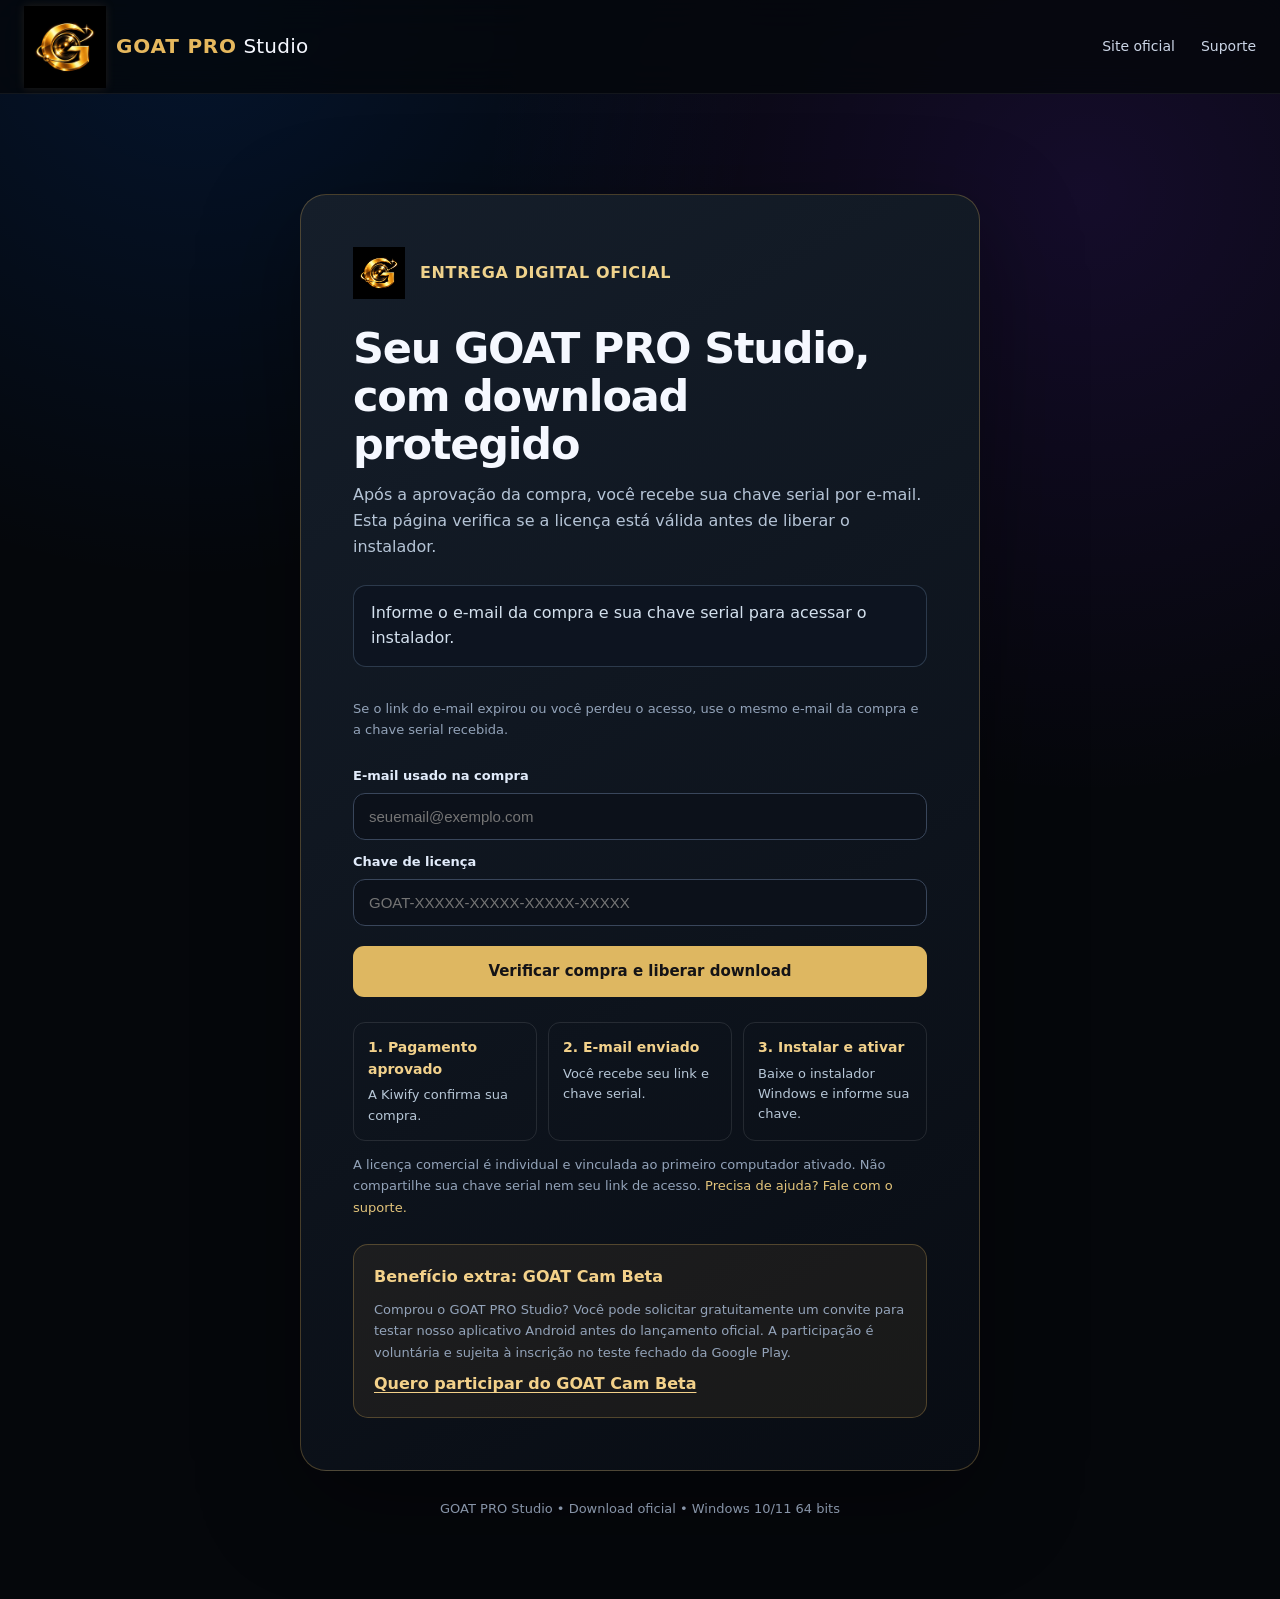
<file: download/index.html>
<!doctype html>
<html lang="pt-BR">
<head>
  <meta charset="utf-8">
  <meta name="viewport" content="width=device-width, initial-scale=1">
  <meta name="theme-color" content="#070a10">
  <meta name="robots" content="noindex,nofollow,noarchive">
  <meta name="referrer" content="no-referrer">
  <title>Download seguro | GOAT PRO Studio</title>
  <meta name="description" content="Acesso protegido ao instalador do GOAT PRO Studio para clientes com licença ativa.">
  <link rel="icon" href="../assets/goatpro-icon-oficial-sem-borda.png" type="image/png">
  <link rel="stylesheet" href="../styles.css">
  <style>
    .delivery-wrap{max-width:960px;margin:0 auto;padding:100px 20px 80px}
    .delivery-card{max-width:680px;margin:0 auto;padding:clamp(26px,5vw,52px);border:1px solid rgba(230,184,94,.28);background:linear-gradient(150deg,#151e2a,#080c13);border-radius:26px;box-shadow:0 30px 100px rgba(0,0,0,.38)}
    .delivery-logo{display:flex;align-items:center;gap:15px;margin-bottom:25px;color:#efd28c;font-weight:850;letter-spacing:.04em}
    .delivery-logo img{width:52px;height:52px}
    .delivery-card h1{font-size:clamp(29px,4vw,43px);line-height:1.12;letter-spacing:-1.2px;margin:0 0 14px}
    .delivery-lead{color:#b5c4d6;font-size:16px;line-height:1.6;margin:0 0 26px}
    .delivery-status{border:1px solid rgba(137,170,205,.25);border-radius:13px;padding:15px 17px;background:#0d1420;color:#d4e1ee;margin:18px 0;line-height:1.55}
    .delivery-status[data-kind="error"]{border-color:rgba(247,143,143,.44);color:#ffb9b9}
    .delivery-status[data-kind="success"]{border-color:rgba(105,220,165,.42);color:#9be5ba}
    .delivery-form{display:grid;gap:12px}
    .delivery-form label{font-weight:700;font-size:13px;color:#e2ecfb;display:block}
    .delivery-form input{width:100%;display:block;margin-top:7px;padding:14px 15px;border-radius:12px;border:1px solid #39465b;background:#0c111a;color:white;font-size:15px;outline-offset:3px}
    .delivery-form input:focus{border-color:#ddb861;outline:2px solid rgba(221,184,97,.18)}
    .delivery-button{display:flex;align-items:center;justify-content:center;gap:9px;min-height:51px;width:100%;border:0;cursor:pointer;font:inherit;font-weight:800;font-size:15px;border-radius:11px;text-decoration:none;padding:13px 16px;margin-top:8px;background:#deb761;color:#141316}
    .delivery-button:disabled{cursor:wait;opacity:.7}
    .delivery-button[hidden],.delivery-form[hidden]{display:none}
    .delivery-help{font-size:13px;color:#93a3b9;line-height:1.65}
    .delivery-help a{color:#e3c47b}
    .delivery-steps{display:grid;grid-template-columns:repeat(3,minmax(0,1fr));gap:11px;margin:25px 0 10px}
    .delivery-step{border:1px solid rgba(255,255,255,.10);border-radius:12px;padding:14px;color:#b7c7d7;font-size:13px}
    .delivery-step strong{display:block;color:#f2d18b;font-size:14px;margin-bottom:5px}
    .delivery-footer{text-align:center;color:#8794a7;font-size:13px;margin-top:28px}
    @media(max-width:640px){.delivery-wrap{padding-top:85px}.delivery-steps{grid-template-columns:1fr}.delivery-card{padding:23px}}
  </style>
</head>
<body>
  <header class="topbar">
    <a class="brand" href="/" aria-label="Voltar ao site GOAT PRO Studio"><img src="../assets/goatpro-icon-oficial-sem-borda.png" alt=""><span><strong>GOAT PRO</strong> Studio</span></a>
    <nav aria-label="Navegação"><a href="/">Site oficial</a><a href="/suporte/">Suporte</a></nav>
  </header>
  <main class="delivery-wrap">
    <section class="delivery-card" aria-labelledby="delivery-title">
      <div class="delivery-logo"><img src="../assets/goatpro-icon-oficial-sem-borda.png" alt="Logotipo GOAT PRO Studio"><span>ENTREGA DIGITAL OFICIAL</span></div>
      <h1 id="delivery-title">Seu GOAT PRO Studio, com download protegido</h1>
      <p class="delivery-lead">Após a aprovação da compra, você recebe sua chave serial por e-mail. Esta página verifica se a licença está válida antes de liberar o instalador.</p>
      <div id="delivery-status" class="delivery-status" role="status" aria-live="polite">Verificando o acesso ao download...</div>
      <a id="delivery-link" class="delivery-button" href="#" hidden rel="noreferrer" referrerpolicy="no-referrer">↓ Baixar instalador para Windows</a>
      <form id="delivery-form" class="delivery-form">

        <p class="delivery-help">Se o link do e-mail expirou ou você perdeu o acesso, use o mesmo e-mail da compra e a chave serial recebida.</p>
        <label for="delivery-email">E-mail usado na compra
          <input id="delivery-email" name="email" type="email" autocomplete="email" required maxlength="254" placeholder="seuemail@exemplo.com">
        </label>
        <label for="delivery-key">Chave de licença
          <input id="delivery-key" name="licenseKey" type="text" autocapitalize="characters" autocomplete="off" spellcheck="false" required maxlength="128" placeholder="GOAT-XXXXX-XXXXX-XXXXX-XXXXX">
        </label>
        <button id="delivery-submit" type="submit" class="delivery-button">Verificar compra e liberar download</button>
      </form>
      <div class="delivery-steps">
        <div class="delivery-step"><strong>1. Pagamento aprovado</strong>A Kiwify confirma sua compra.</div>
        <div class="delivery-step"><strong>2. E-mail enviado</strong>Você recebe seu link e chave serial.</div>
        <div class="delivery-step"><strong>3. Instalar e ativar</strong>Baixe o instalador Windows e informe sua chave.</div>
      </div>
      <p class="delivery-help">A licença comercial é individual e vinculada ao primeiro computador ativado. Não compartilhe sua chave serial nem seu link de acesso. <a href="/suporte/">Precisa de ajuda? Fale com o suporte.</a></p>
      <div style="margin-top:26px;padding:20px;border:1px solid rgba(230,184,94,.28);border-radius:15px;background:rgba(230,184,94,.07)">
        <strong style="color:#f3d18a">Benefício extra: GOAT Cam Beta</strong>
        <p class="delivery-help" style="margin:9px 0">Comprou o GOAT PRO Studio? Você pode solicitar gratuitamente um convite para testar nosso aplicativo Android antes do lançamento oficial. A participação é voluntária e sujeita à inscrição no teste fechado da Google Play.</p>
        <a href="/goat-cam-beta/" style="color:#f3d18a;text-decoration:underline;text-underline-offset:3px;font-weight:750">Quero participar do GOAT Cam Beta</a>
      </div>
    </section>
    <div class="delivery-footer">GOAT PRO Studio • Download oficial • Windows 10/11 64 bits</div>
  </main>
  <script>
    "use strict";
    const API="https://azlsdxckgvlkigttkkbr.supabase.co/functions/v1/protected-download";
    const status=document.getElementById("delivery-status");
    const form=document.getElementById("delivery-form");
    const button=document.getElementById("delivery-submit");
    const download=document.getElementById("delivery-link");
    let currentParts=null;
    let downloading=false;
    const hex=(buffer)=>Array.from(new Uint8Array(buffer)).map(b=>b.toString(16).padStart(2,"0")).join("");
    const safeDownloadURL=(raw)=>{
      const u=new URL(String(raw));
      if(u.protocol!=="https:" || !u.hostname.endsWith(".supabase.co")) throw new Error("Endereço de download inválido.");
      return u.href;
    };
    download.addEventListener("click",async(event)=>{
      if(!currentParts)return;
      event.preventDefault();
      if(downloading)return;
      downloading=true;
      download.textContent="Baixando e verificando...";
      const pkg=currentParts;
      try {
        const chunks=[];
        const total=pkg.parts.reduce((sum,p)=>sum+p.size,0);
        let received=0;
        for(const part of pkg.parts){
          const response=await fetch(safeDownloadURL(part.url),{method:"GET",cache:"no-store"});
          if(!response.ok)throw new Error("Não foi possível receber uma parte do instalador. Tente novamente.");
          const buffer=await response.arrayBuffer();
          if(buffer.byteLength!==part.size)throw new Error("O tamanho do instalador não confere. Tente novamente.");
          chunks.push(buffer);
          received+=buffer.byteLength;
          showStatus("Transferindo instalador: "+Math.round(received*100/total)+"%...");
        }
        const binary=new Blob(chunks,{type:"application/octet-stream"});
        showStatus("Verificando a integridade do instalador...");
        const digest=hex(await crypto.subtle.digest("SHA-256",await binary.arrayBuffer()));
        if(digest.toLowerCase()!==pkg.sha256.toLowerCase())
          throw new Error("Verificação de segurança não confere; download descartado.");
        const blobUrl=URL.createObjectURL(binary);
        const link=document.createElement("a");
        link.href=blobUrl;
        link.download=pkg.fileName;
        document.body.appendChild(link);
        link.click();
        link.remove();
        setTimeout(()=>URL.revokeObjectURL(blobUrl),60000);
        showStatus("Instalador verificado. O download foi iniciado.","success");
      } catch(error){
        showStatus(error instanceof Error?error.message:"Não foi possível baixar o instalador.","error");
      } finally {
        downloading=false;
        download.textContent="↓ Baixar instalador para Windows";
      }
    });
    const showStatus=(text,kind="info")=>{status.textContent=text; status.dataset.kind=kind;};
    const showForm=()=>{form.hidden=false;};

    async function authorize(payload) {
      download.hidden=true;
      button.disabled=true;
      showStatus("Validando a licença e preparando o arquivo...");
      try {
        const res=await fetch(API,{
          method:"POST",
          mode:"cors",
          cache:"no-store",
          headers:{"Content-Type":"application/json"},
          body:JSON.stringify(payload)
        });
        const data=await res.json();
        if(!res.ok || data.ok!==true) throw new Error(data.message || "Falha ao liberar o instalador.");
        currentParts=null;
        if(data.mode==="parts"){
          if(!Array.isArray(data.parts) || data.parts.length<2 || data.parts.length>12 ||
            !/^[a-f0-9]{64}$/i.test(String(data.sha256??"")) ||
            !new RegExp("^[a-z0-9_.-]+[.]exe$","i").test(String(data.fileName??"")) ||
            !data.parts.every(p=>Number.isSafeInteger(p.size) && p.size>0 && p.size<=45000000)){
            throw new Error("Pacote de download inválido.");
          }
          data.parts.forEach(p=>safeDownloadURL(p.url));
          currentParts={parts:data.parts, sha256:data.sha256, fileName:data.fileName};
          download.href="#download";
          download.removeAttribute("download");
        } else {
          if(!data.url) throw new Error("O arquivo ainda não está disponível.");
          download.href=safeDownloadURL(data.url);
          download.removeAttribute("download");
        }
        download.hidden=false;
        showStatus("Licença confirmada! Clique no botão para baixar o instalador " + (data.version || "") + ".", "success");
        form.hidden=true;
      } catch(err) {
        showStatus(err instanceof Error ? err.message : "Falha ao validar a licença.", "error");
        showForm();
      } finally {
        button.disabled=false;
      }
    }

    form.addEventListener("submit",async (event)=>{
      event.preventDefault();
      const email=document.getElementById("delivery-email").value.trim();
      const licenseKey=document.getElementById("delivery-key").value.trim();
      await authorize({type:"serial",email,licenseKey});
    });

    const fragment=new URLSearchParams(location.hash.replace(/^#/,""));
    const token=fragment.get("acesso");
    if(token){
      history.replaceState(null,"",location.pathname);
      authorize({type:"link",token});
    } else {
      showStatus("Informe o e-mail da compra e sua chave serial para acessar o instalador.");
    }
  </script>
</body>
</html>
</file>
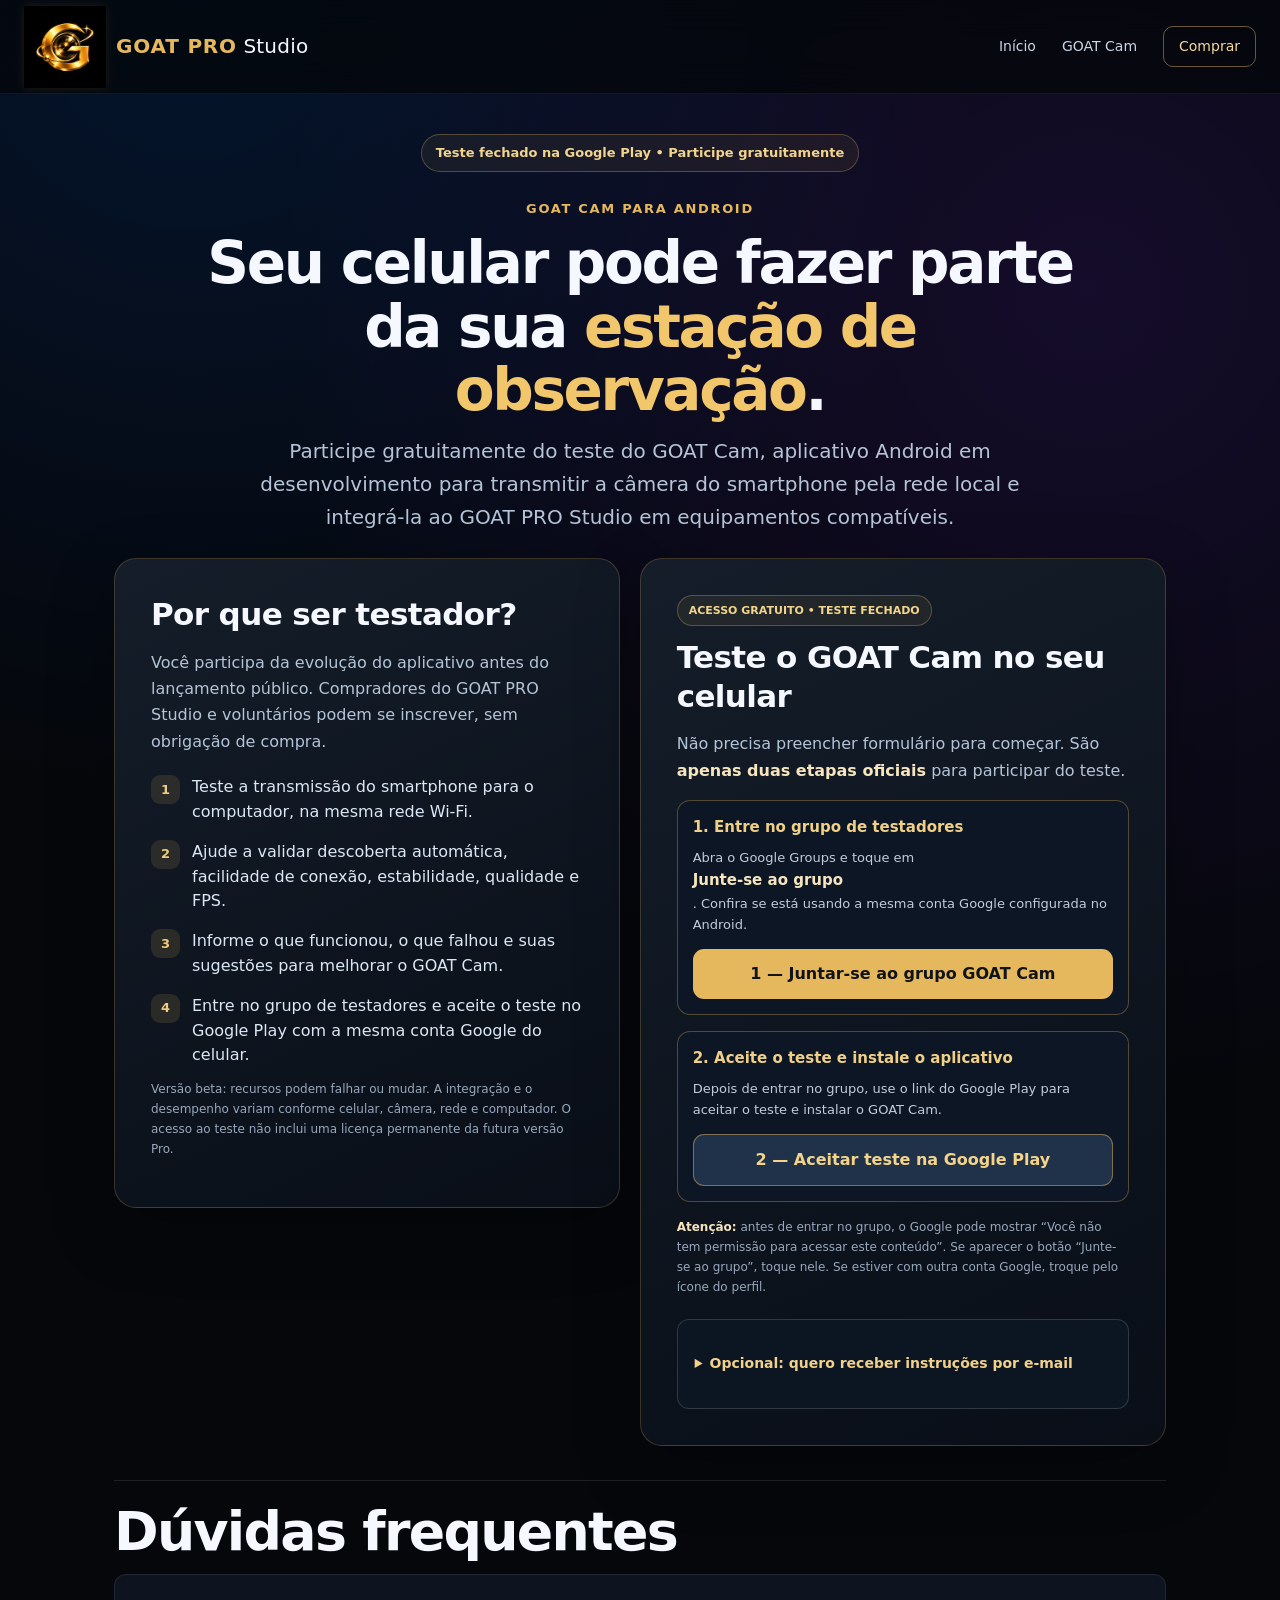
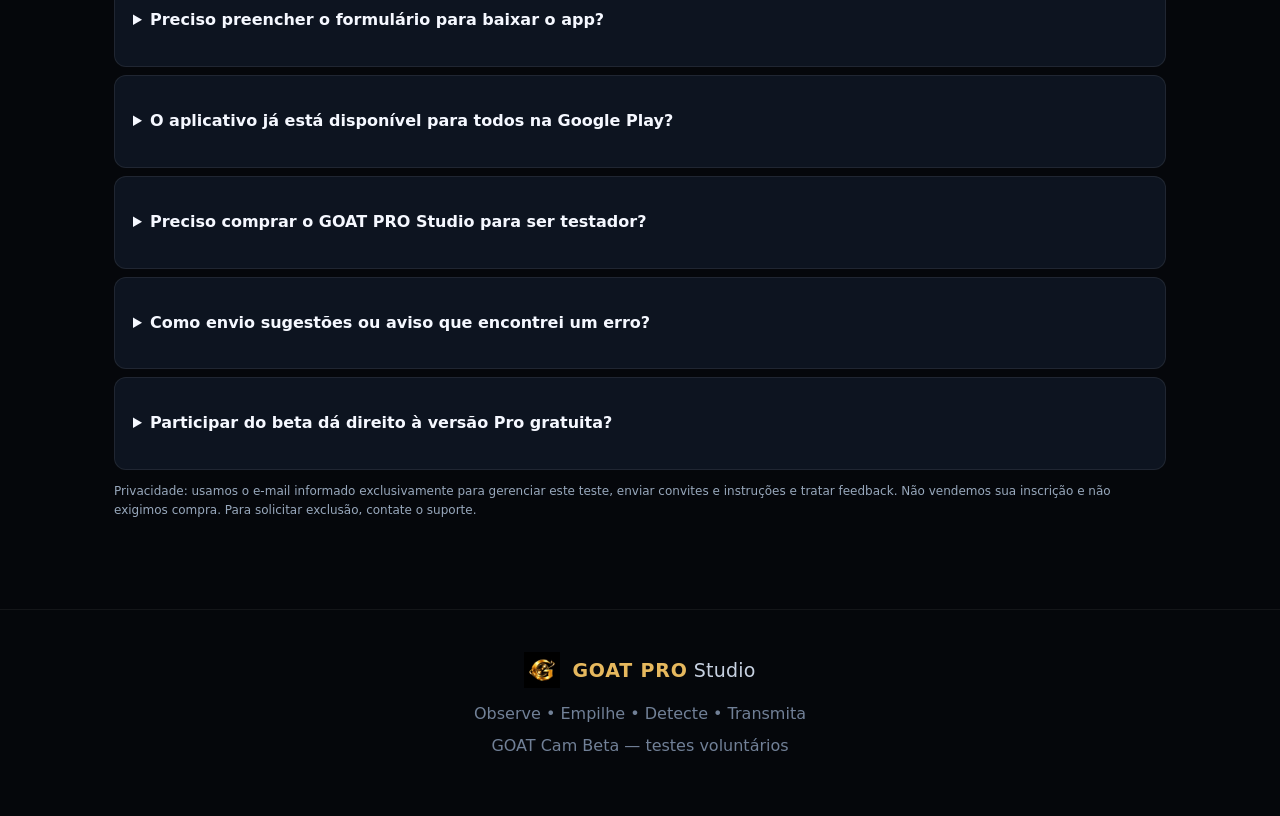
<file: goat-cam-beta/index.html>
<!doctype html>
<html lang="pt-BR">
<head>
  <meta charset="utf-8">
  <meta name="viewport" content="width=device-width,initial-scale=1">
  <meta name="theme-color" content="#070a10">
  <title>GOAT Cam Beta | Seja um testador</title>
  <meta name="description" content="Participe gratuitamente do teste fechado do GOAT Cam para Android. Convites para compradores do GOAT PRO Studio e voluntários.">
  <link rel="icon" href="/assets/goatpro-icon-oficial-sem-borda.png" type="image/png">
  <link rel="stylesheet" href="/styles.css?v=20261025-visuais-2">
  <style>
    .beta-shell{max-width:1100px;margin:0 auto;padding:40px 24px 78px}
    .beta-intro{max-width:900px;text-align:center;margin:0 auto 24px}
    .beta-kicker{color:#e6b85e;font-size:13px;font-weight:850;letter-spacing:.13em;text-transform:uppercase}
    .beta-intro h1{font-size:clamp(34px,5.2vw,58px);line-height:1.09;margin:10px 0 13px;letter-spacing:-.04em}
    .beta-intro h1 em{color:#f2c66b;font-style:normal}
    .beta-lead{color:#b5c4d6;font-size:clamp(16px,2.2vw,20px);line-height:1.65;margin:0 auto;max-width:770px}
    .beta-pill{display:inline-block;border:1px solid rgba(230,184,94,.3);color:#f2d58d;padding:8px 14px;border-radius:50px;background:rgba(230,184,94,.07);font-size:13px;font-weight:750;margin-bottom:14px}
    .beta-grid{display:grid;grid-template-columns:.98fr 1.02fr;gap:20px;align-items:start}
    .beta-card{border:1px solid rgba(230,184,94,.22);border-radius:22px;background:linear-gradient(155deg,#141d29,#090e17);box-shadow:0 22px 65px rgba(0,0,0,.26);padding:clamp(24px,4vw,36px)}
    .beta-card h2{font-size:clamp(23px,3vw,31px);line-height:1.25;letter-spacing:-.02em;margin:0 0 12px}
    .beta-card p{color:#b4c4d7;line-height:1.65}
    .beta-list{list-style:none;margin:20px 0 0;padding:0;display:grid;gap:15px}
    .beta-list li{display:flex;align-items:start;gap:12px;color:#dbe7f5}
    .beta-number{flex:0 0 29px;height:29px;border-radius:9px;display:grid;place-items:center;background:rgba(230,184,94,.13);color:#eecb81;font-weight:850;font-size:13px}
    .beta-card label,.beta-legend{font-size:14px;font-weight:750;color:#e6edf8}
    .beta-field{display:grid;gap:7px;margin:15px 0}
    .beta-input{width:100%;font:inherit;background:#090f18;border:1px solid #344156;color:#fff;border-radius:12px;padding:14px 15px;outline-offset:3px}
    .beta-input:focus{border-color:#edc974;outline:2px solid rgba(237,201,116,.2)}
    .beta-radio{display:flex;flex-wrap:wrap;gap:12px;margin:10px 0 17px}
    .beta-radio label{display:flex;gap:8px;align-items:center;border:1px solid rgba(255,255,255,.15);padding:10px 12px;border-radius:12px;font-size:13px;cursor:pointer}
    .beta-radio input,.beta-consent input{accent-color:#e6b85e}
    .beta-consent{display:flex;gap:10px;align-items:flex-start;margin:20px 0 12px;font-size:13px;font-weight:400!important;line-height:1.55;color:#cad5e2!important}
    .beta-consent input{margin-top:4px}
    .beta-button{background:#e6b85e;color:#10131a;border:0;border-radius:12px;min-height:52px;width:100%;font:inherit;font-weight:850;cursor:pointer;padding:12px}
    .beta-button:disabled{opacity:.65;cursor:wait}
    .beta-status{font-size:14px;line-height:1.55;margin-top:14px;color:#bbcadc;min-height:22px}
    .beta-status[data-status="ok"]{padding:13px;border-radius:11px;color:#b6ebc9;background:rgba(50,154,98,.13);border:1px solid rgba(50,154,98,.25)}
    .beta-status[data-status="error"]{padding:13px;border-radius:11px;color:#ffd3c7;background:rgba(194,99,75,.12);border:1px solid rgba(194,99,75,.28)}
    .beta-small{font-size:12px!important;color:#98a8bc!important}
    .beta-signup-card{scroll-margin-top:95px}
    .beta-signup-card .beta-pill{font-size:11px;margin:0 0 12px;padding:6px 11px}
    .beta-progress{display:grid;grid-template-columns:repeat(3,minmax(0,1fr));gap:6px;margin:18px 0}
    .beta-progress span{background:#0b1523;border:1px solid rgba(255,255,255,.13);padding:9px 5px;border-radius:8px;text-align:center;font-size:12px;color:#b5c7da;font-weight:750}
    .beta-progress span.active{border-color:rgba(230,184,94,.65);background:rgba(230,184,94,.13);color:#f3d58f}
    .beta-progress span.done{border-color:rgba(79,191,134,.35);color:#9ad9b7}
    .beta-status[hidden],.beta-pre-note[hidden],.beta-progress[hidden],.beta-signup-card form[hidden]{display:none}
    .beta-after-signup{margin-top:14px}
    .beta-after-signup[hidden]{display:none}
    .beta-after-signup h3{font-size:21px;color:#f3d58f;margin:0 0 12px}
    .beta-after-signup p{line-height:1.58;font-size:14px;margin:0 0 12px}
    .beta-next-step{background:#0d1624;border:1px solid rgba(230,184,94,.32);padding:15px;border-radius:13px;margin:12px 0}
    .beta-next-step strong{color:#f0d087;display:block;font-size:15px}
    .beta-next-step p{font-size:13px;margin:7px 0 13px;color:#c1ccdb}
    .beta-next-link{display:flex;align-items:center;justify-content:center;background:#e6b85e;color:#10131a!important;border-radius:11px;padding:13px 12px;font-weight:850!important;text-decoration:none!important;text-align:center;min-height:50px}
    .beta-next-link.secondary{background:#203249;color:#f5d48a!important;border:1px solid rgba(230,184,94,.48)}
    .beta-next-link:focus-visible{outline:3px solid #fff;outline-offset:3px}
    .beta-restart{border:0;background:none;text-decoration:underline;color:#d5c08c;cursor:pointer;padding:8px 0;font:inherit;font-size:13px}
    .beta-optional{margin-top:22px;padding:15px 17px;border:1px solid rgba(255,255,255,.15);border-radius:12px;background:#0c1522}
    .beta-optional summary{cursor:pointer;color:#f2d18b;font-weight:750;font-size:14px}
    .beta-optional > p{font-size:13px}
    .beta-next-step{margin:16px 0}
    .beta-next-link{width:100%}
    .beta-card p strong{color:#f6e5be}
    .beta-faq{margin-top:34px;border-top:1px solid rgba(255,255,255,.1);padding-top:22px}
    .beta-faq details{margin:8px 0;background:#0d1420;border:1px solid rgba(255,255,255,.08);border-radius:12px;padding:15px 18px}
    .beta-faq summary{font-weight:750;cursor:pointer}
    .beta-faq p{font-size:14px}
    .beta-link{color:#f2ce84;text-decoration:underline;text-underline-offset:3px}
    .beta-honeypot{position:absolute!important;left:-9999px!important;width:1px!important;height:1px!important;overflow:hidden!important}
    @media(max-width:790px){.beta-grid{grid-template-columns:1fr}.beta-shell{padding:25px 18px 58px}.beta-card{padding:24px}.topbar nav{gap:12px}.beta-intro{margin-bottom:19px}}
  </style>
</head>
<body>
  <header class="topbar">
    <a class="brand" href="/" aria-label="GOAT PRO Studio"><img src="/assets/goatpro-icon-oficial-sem-borda.png" alt=""><span><strong>GOAT PRO</strong> Studio</span></a>
    <nav aria-label="Navegação"><a href="/">Início</a><a href="/#goat-cam">GOAT Cam</a><a class="nav-cta" href="/#comprar">Comprar</a></nav>
  </header>
  <main class="beta-shell">
    <section class="beta-intro">
      <span class="beta-pill">Teste fechado na Google Play • Participe gratuitamente</span>
      <p class="beta-kicker">GOAT CAM PARA ANDROID</p>
      <h1>Seu celular pode fazer parte da sua <em>estação de observação</em>.</h1>
      <p class="beta-lead">Participe gratuitamente do teste do GOAT Cam, aplicativo Android em desenvolvimento para transmitir a câmera do smartphone pela rede local e integrá-la ao GOAT PRO Studio em equipamentos compatíveis.</p>
    </section>

    <section class="beta-grid" aria-label="Inscrição e informações">
      <div class="beta-card">
        <h2>Por que ser testador?</h2>
        <p>Você participa da evolução do aplicativo antes do lançamento público. Compradores do GOAT PRO Studio e voluntários podem se inscrever, sem obrigação de compra.</p>
        <ul class="beta-list">
          <li><span class="beta-number">1</span><span>Teste a transmissão do smartphone para o computador, na mesma rede Wi-Fi.</span></li>
          <li><span class="beta-number">2</span><span>Ajude a validar descoberta automática, facilidade de conexão, estabilidade, qualidade e FPS.</span></li>
          <li><span class="beta-number">3</span><span>Informe o que funcionou, o que falhou e suas sugestões para melhorar o GOAT Cam.</span></li>
          <li><span class="beta-number">4</span><span>Entre no grupo de testadores e aceite o teste no Google Play com a mesma conta Google do celular.</span></li>
        </ul>
        <p class="beta-small">Versão beta: recursos podem falhar ou mudar. A integração e o desempenho variam conforme celular, câmera, rede e computador. O acesso ao teste não inclui uma licença permanente da futura versão Pro.</p>
      </div>

      <div class="beta-card beta-signup-card" id="betaSignupCard">
        <span class="beta-pill">ACESSO GRATUITO • TESTE FECHADO</span>
        <h2>Teste o GOAT Cam no seu celular</h2>
        <p>Não precisa preencher formulário para começar. São <strong>apenas duas etapas oficiais</strong> para participar do teste.</p>
        <div class="beta-next-step">
          <strong>1. Entre no grupo de testadores</strong>
          <p>Abra o Google Groups e toque em <strong>Junte-se ao grupo</strong>. Confira se está usando a mesma conta Google configurada no Android.</p>
          <a class="beta-next-link" href="https://groups.google.com/g/goat-cam-testadores" target="_blank" rel="noopener noreferrer">1 — Juntar-se ao grupo GOAT Cam</a>
        </div>
        <div class="beta-next-step">
          <strong>2. Aceite o teste e instale o aplicativo</strong>
          <p>Depois de entrar no grupo, use o link do Google Play para aceitar o teste e instalar o GOAT Cam.</p>
          <a class="beta-next-link secondary" href="https://play.google.com/apps/testing/com.goatpro.ip" target="_blank" rel="noopener noreferrer">2 — Aceitar teste na Google Play</a>
        </div>
        <p class="beta-small"><strong>Atenção:</strong> antes de entrar no grupo, o Google pode mostrar “Você não tem permissão para acessar este conteúdo”. Se aparecer o botão “Junte-se ao grupo”, toque nele. Se estiver com outra conta Google, troque pelo ícone do perfil.</p>
        <details class="beta-optional" id="betaOptional">
          <summary>Opcional: quero receber instruções por e-mail</summary>
          <p>Você pode deixar seu e-mail para receber orientações sobre o teste. <strong>Isso não é necessário para participar</strong> e não substitui os dois passos acima.</p>
          <form id="betaSignup" novalidate>
            <div class="beta-field">
              <label for="betaEmail">E-mail da conta Google</label>
              <input class="beta-input" type="email" id="betaEmail" name="email" maxlength="254" autocomplete="email" required placeholder="seuemail@gmail.com">
            </div>
            <div class="beta-field">
              <span class="beta-legend">Você já comprou o GOAT PRO Studio?</span>
              <div class="beta-radio">
                <label><input type="radio" name="applicant_type" value="buyer"> Sim, sou comprador</label>
                <label><input type="radio" name="applicant_type" value="volunteer" checked> Ainda não, sou voluntário</label>
              </div>
            </div>
            <div class="beta-honeypot" aria-hidden="true">
              <label for="companySite">Site da empresa</label>
              <input id="companySite" name="company_site" type="text" tabindex="-1" autocomplete="off">
            </div>
            <label class="beta-consent" for="betaConsent">
              <input type="checkbox" id="betaConsent" required>
              <span>Concordo em receber orientações e e-mails relacionados ao GOAT Cam Beta. Posso solicitar a exclusão do cadastro pelo suporte.</span>
            </label>
            <button class="beta-button" id="betaSubmit" type="submit">Receber orientações por e-mail</button>
          </form>
          <div id="betaStatus" class="beta-status" role="status" aria-live="polite" hidden></div>
        </details>
      </div>
    </section>

    <section class="beta-faq" aria-label="Como funciona o teste">
      <h2>Dúvidas frequentes</h2>
      <details><summary>Preciso preencher o formulário para baixar o app?</summary><p>Não. Para participar, você precisa entrar no Google Groups e aceitar o teste na Google Play usando a mesma conta Google do seu Android. Deixar o e-mail no site é opcional e serve apenas para receber instruções.</p></details>
      <details><summary>O aplicativo já está disponível para todos na Google Play?</summary><p>Não. O GOAT Cam ainda está em teste fechado. Somente contas autorizadas que aceitem o convite podem instalar a versão de testes pelo Google Play.</p></details>
      <details><summary>Preciso comprar o GOAT PRO Studio para ser testador?</summary><p>Não. Compradores podem participar como benefício adicional, mas também aceitamos voluntários gratuitamente.</p></details>
      <details><summary>Como envio sugestões ou aviso que encontrei um erro?</summary><p>Responda ao e-mail de confirmação do teste ou escreva para <a class="beta-link" href="mailto:suporte@goatprostudio.com.br?subject=Feedback%20GOAT%20Cam%20Beta">suporte@goatprostudio.com.br</a> com o modelo do smartphone, versão do Android, o que aconteceu e, se possível, a resolução utilizada.</p></details>
      <details><summary>Participar do beta dá direito à versão Pro gratuita?</summary><p>Não. O teste é gratuito durante a fase de avaliação, mas a futura versão GOAT Cam Pro poderá ser oferecida separadamente, com condições de compra informadas no lançamento.</p></details>
      <p class="beta-small">Privacidade: usamos o e-mail informado exclusivamente para gerenciar este teste, enviar convites e instruções e tratar feedback. Não vendemos sua inscrição e não exigimos compra. Para solicitar exclusão, contate o suporte.</p>
    </section>
  </main>
  <footer>
    <a class="brand footer-brand" href="/"><img src="/assets/goatpro-icon-oficial-sem-borda.png" alt=""><span><strong>GOAT PRO</strong> Studio</span></a>
    <p>Observe • Empilhe • Detecte • Transmita</p>
    <p>GOAT Cam Beta — testes voluntários</p>
  </footer>
  <script>
    (function(){
      const form=document.getElementById('betaSignup');
      const status=document.getElementById('betaStatus');
      const button=document.getElementById('betaSubmit');
      const endpoint='https://azlsdxckgvlkigttkkbr.supabase.co/functions/v1/goat-cam-beta-signup';
      form.addEventListener('submit',async function(event){
        event.preventDefault();
        if(!form.reportValidity()) return;
        button.disabled=true;
        button.textContent='Enviando...';
        status.hidden=false;
        status.dataset.status='';
        status.textContent='Registrando seu e-mail...';
        try{
          const radio=form.querySelector('input[name="applicant_type"]:checked');
          const payload={
            email:document.getElementById('betaEmail').value.trim().toLowerCase(),
            applicant_type:radio?radio.value:'volunteer',
            consent:document.getElementById('betaConsent').checked,
            company_site:document.getElementById('companySite').value
          };
          const res=await fetch(endpoint,{
            method:'POST',headers:{'Content-Type':'application/json'},
            body:JSON.stringify(payload),mode:'cors',cache:'no-store'
          });
          const data=await res.json();
          if(!res.ok||!data.ok) throw new Error(data.message||'Não foi possível registrar seu e-mail.');
          status.textContent='Cadastro recebido! As instruções serão enviadas por e-mail. Para participar do teste, utilize os dois botões acima.';
          status.dataset.status='ok';
          form.reset();
        }catch(err){
          status.textContent=err instanceof Error?err.message:'Falha de conexão. Tente novamente.';
          status.dataset.status='error';
        }finally{
          button.disabled=false;
          button.textContent='Receber orientações por e-mail';
        }
      });
    })();
  </script>
</body>
</html>
</file>
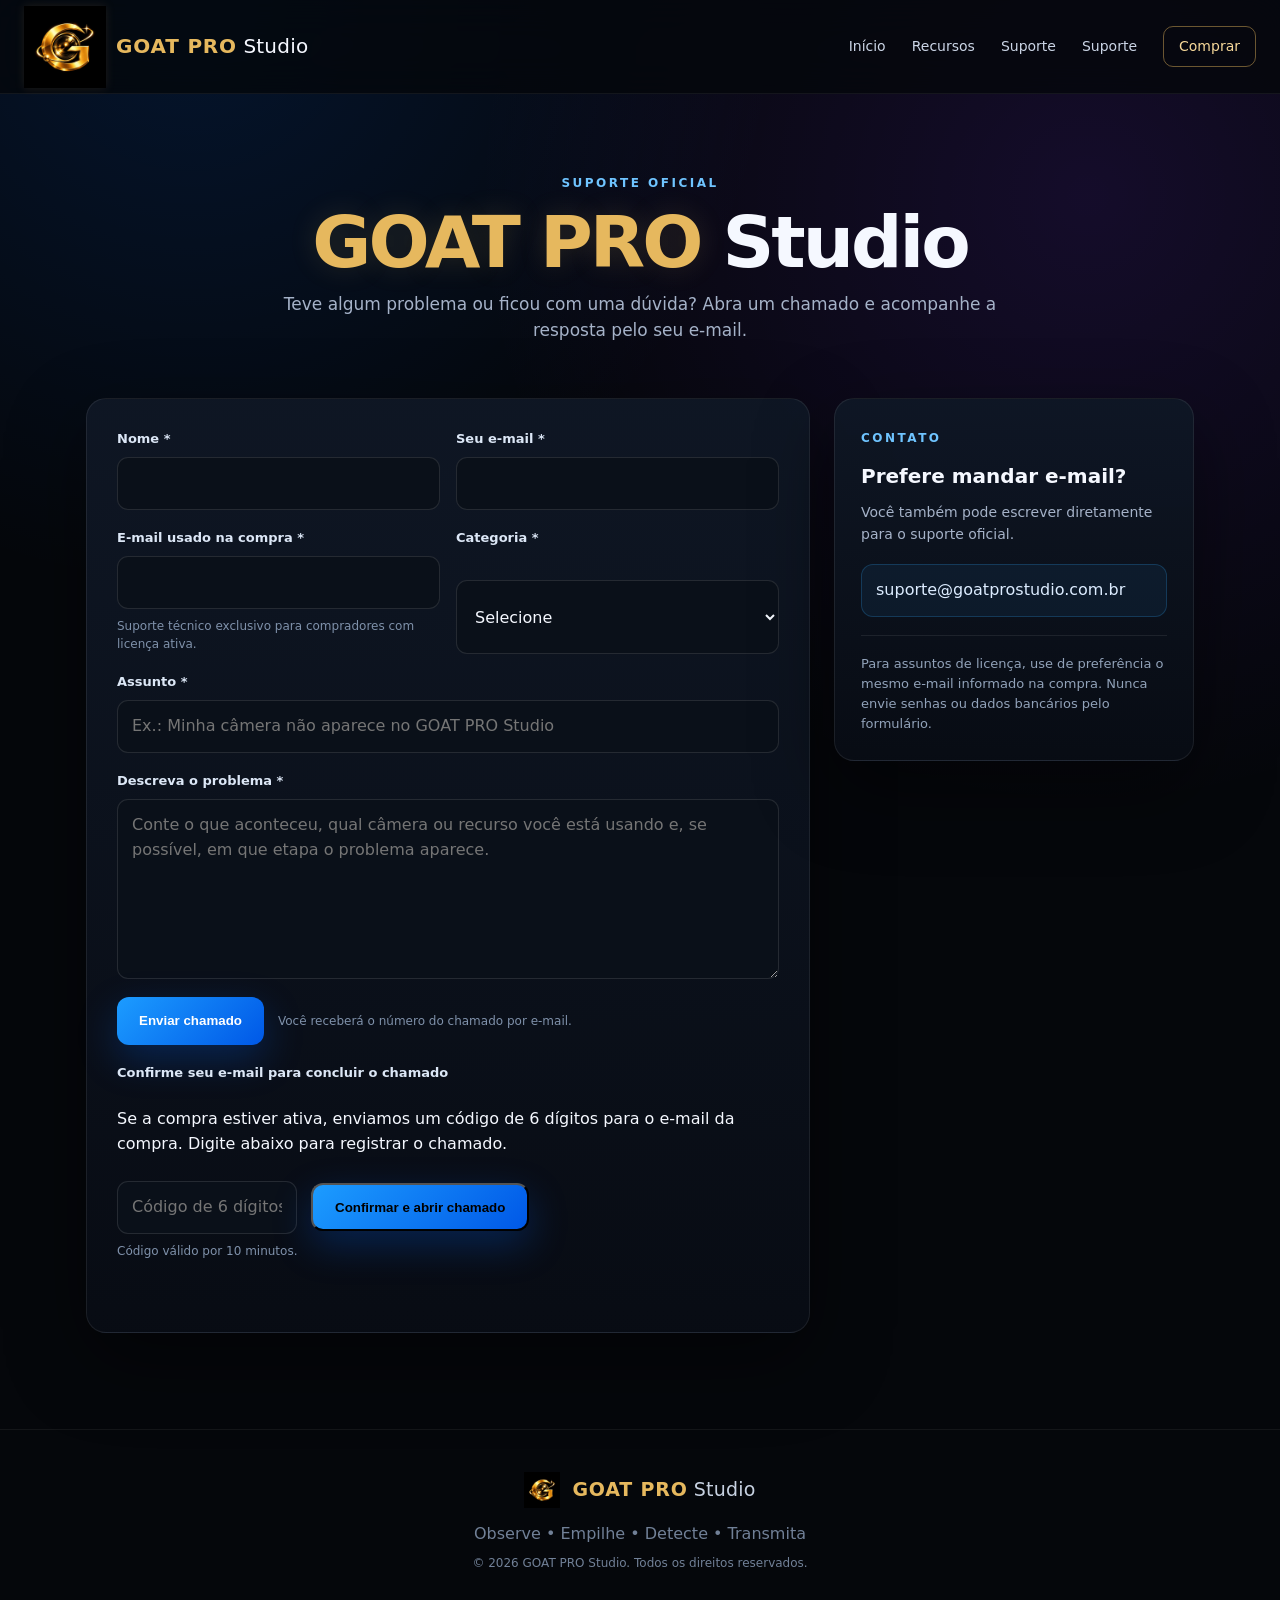
<file: suporte/index.html>
<!doctype html>
<html lang="pt-BR">
<head>
  <meta charset="utf-8" />
  <meta name="viewport" content="width=device-width, initial-scale=1" />
  <meta name="theme-color" content="#070a10" />
  <title>Suporte — GOAT PRO Studio</title>
  <meta name="description" content="Abra um chamado de suporte do GOAT PRO Studio para instalação, licença, câmeras, áudio, vídeo, Live Stack e outras dúvidas." />
  <link rel="icon" href="/assets/goatpro-icon-oficial-sem-borda.png" type="image/png" />
  <link rel="stylesheet" href="/styles.css" />
  <style>
    .support-hero {
      max-width: 1180px;
      margin: 0 auto;
      padding: 76px 36px 34px;
      text-align: center;
    }
    .support-hero p {
      max-width: 760px;
      margin: 14px auto 0;
      color: var(--muted);
      font-size: 17px;
    }
    .support-shell {
      max-width: 1180px;
      margin: 0 auto;
      padding: 20px 36px 96px;
      display: grid;
      grid-template-columns: 1fr 360px;
      gap: 24px;
      align-items: start;
    }
    .support-card, .support-aside {
      border: 1px solid rgba(255,255,255,.08);
      background: linear-gradient(180deg, rgba(15,23,37,.96), rgba(8,12,20,.98));
      border-radius: 20px;
      box-shadow: var(--shadow);
    }
    .support-card { padding: 30px; }
    .support-aside { padding: 26px; }
    .support-aside h3 { margin: 0 0 10px; font-size: 20px; }
    .support-aside p { margin: 0 0 18px; color: var(--muted); font-size: 14px; }
    .support-email {
      display: block;
      padding: 13px 14px;
      border-radius: 12px;
      color: #dcecff;
      border: 1px solid rgba(53,168,255,.22);
      background: rgba(53,168,255,.07);
      word-break: break-word;
    }
    .support-note {
      margin-top: 18px;
      padding-top: 18px;
      border-top: 1px solid rgba(255,255,255,.08);
      color: #91a2b9;
      font-size: 13px;
    }
    .support-form { display: grid; gap: 18px; }
    .form-row { display: grid; grid-template-columns: 1fr 1fr; gap: 16px; }
    .field { display: grid; gap: 8px; }
    .field label { color: #dce7f6; font-size: 13px; font-weight: 800; }
    .field small { color: #7f91aa; font-size: 12px; }
    .field input, .field select, .field textarea {
      width: 100%;
      color: #f5f8ff;
      background: #0a1019;
      border: 1px solid rgba(255,255,255,.11);
      border-radius: 11px;
      padding: 13px 14px;
      font: inherit;
      outline: none;
      transition: .18s ease;
    }
    .field input:focus, .field select:focus, .field textarea:focus {
      border-color: rgba(53,168,255,.55);
      box-shadow: 0 0 0 3px rgba(53,168,255,.08);
    }
    .field textarea { min-height: 180px; resize: vertical; }
    .field select option { color: #f5f8ff; background: #0a1019; }
    .form-actions { display: flex; align-items: center; gap: 14px; flex-wrap: wrap; }
    .support-submit { border: 0; cursor: pointer; color: #fff; }
    .support-submit:disabled { opacity: .65; cursor: wait; transform: none; }
    .form-status {
      min-height: 24px;
      font-size: 14px;
      color: #a7b7ca;
    }
    .form-status.success {
      padding: 15px 16px;
      border: 1px solid rgba(98,220,164,.25);
      background: rgba(98,220,164,.08);
      color: #baf0d5;
      border-radius: 12px;
    }
    .form-status.error {
      padding: 15px 16px;
      border: 1px solid rgba(255,107,107,.25);
      background: rgba(255,107,107,.07);
      color: #ffc3c3;
      border-radius: 12px;
    }
    .hp-field {
      position: absolute !important;
      left: -9999px !important;
      width: 1px !important;
      height: 1px !important;
      overflow: hidden !important;
    }
    @media (max-width: 900px) {
      .support-shell { grid-template-columns: 1fr; }
      .support-aside { order: -1; }
    }
    @media (max-width: 640px) {
      .support-hero { padding: 56px 20px 22px; }
      .support-shell { padding: 14px 20px 72px; }
      .support-card, .support-aside { padding: 22px; }
      .form-row { grid-template-columns: 1fr; }
    }
  </style>
</head>
<body>
  <header class="topbar">
    <a class="brand" href="/" aria-label="GOAT PRO Studio">
      <img src="/assets/goatpro-icon-oficial-sem-borda.png" alt="Símbolo GOAT PRO Studio" />
      <span><strong>GOAT PRO</strong> Studio</span>
    </a>
    <nav aria-label="Navegação principal">
      <a href="/">Início</a>
      <a href="/#recursos">Recursos</a>
      <a href="/suporte/" aria-current="page">Suporte</a>
      <a class="nav-cta" href="/#comprar">Comprar</a>
    </nav>
  </header>

  <main>
    <section class="support-hero">
      <span class="eyebrow">SUPORTE OFICIAL</span>
      <h1 style="font-size:clamp(46px,6vw,72px)"><span>GOAT PRO</span> Studio</h1>
      <p>Teve algum problema ou ficou com uma dúvida? Abra um chamado e acompanhe a resposta pelo seu e-mail.</p>
    </section>

    <section class="support-shell">
      <div class="support-card">
        <form id="supportForm" class="support-form" novalidate>
          <div class="form-row">
            <div class="field">
              <label for="name">Nome *</label>
              <input id="name" name="name" type="text" maxlength="120" autocomplete="name" required />
            </div>
            <div class="field">
              <label for="email">Seu e-mail *</label>
              <input id="email" name="email" type="email" maxlength="254" autocomplete="email" required />
            </div>
          </div>

          <div class="form-row">
            <div class="field">
              <label for="purchase_email">E-mail usado na compra *</label>
              <input id="purchase_email" name="purchase_email" type="email" maxlength="254" autocomplete="email" required />
              <small>Suporte técnico exclusivo para compradores com licença ativa.</small>
            </div>
            <div class="field">
              <label for="category">Categoria *</label>
              <select id="category" name="category" required>
                <option value="">Selecione</option>
                <option value="instalacao">Instalação</option>
                <option value="licenca">Licença / serial</option>
                <option value="camera">Câmera</option>
                <option value="audio_video">Áudio / vídeo</option>
                <option value="live_stack">Live Stack</option>
                <option value="outro">Outro</option>
              </select>
            </div>
          </div>

          <div class="field">
            <label for="subject">Assunto *</label>
            <input id="subject" name="subject" type="text" maxlength="160" placeholder="Ex.: Minha câmera não aparece no GOAT PRO Studio" required />
          </div>

          <div class="field">
            <label for="message">Descreva o problema *</label>
            <textarea id="message" name="message" maxlength="5000" placeholder="Conte o que aconteceu, qual câmera ou recurso você está usando e, se possível, em que etapa o problema aparece." required></textarea>
          </div>

          <div class="hp-field" aria-hidden="true">
            <label for="website">Não preencha este campo</label>
            <input id="website" name="website" type="text" tabindex="-1" autocomplete="off" />
          </div>

          <div class="form-actions">
            <button id="supportSubmit" class="btn btn-primary support-submit" type="submit">Enviar chamado</button>
            <span style="color:#7f91aa;font-size:12px">Você receberá o número do chamado por e-mail.</span>
          </div>

          <div id="verificationPanel" class="field" hidden>
            <label for="verification_code">Confirme seu e-mail para concluir o chamado</label>
            <p>Se a compra estiver ativa, enviamos um código de 6 dígitos para o e-mail da compra. Digite abaixo para registrar o chamado.</p>
            <div class="form-actions">
              <input id="verification_code" type="text" inputmode="numeric" pattern="[0-9]{6}" maxlength="6" placeholder="Código de 6 dígitos" style="max-width:180px" />
              <button id="confirmTicket" type="button" class="btn btn-primary">Confirmar e abrir chamado</button>
            </div>
            <small id="verificationStatus" aria-live="polite">Código válido por 10 minutos.</small>
          </div>
          <div id="formStatus" class="form-status" role="status" aria-live="polite"></div>
        </form>
      </div>

      <aside class="support-aside">
        <span class="eyebrow">CONTATO</span>
        <h3>Prefere mandar e-mail?</h3>
        <p>Você também pode escrever diretamente para o suporte oficial.</p>
        <a class="support-email" href="mailto:suporte@goatprostudio.com.br">suporte@goatprostudio.com.br</a>
        <div class="support-note">Para assuntos de licença, use de preferência o mesmo e-mail informado na compra. Nunca envie senhas ou dados bancários pelo formulário.</div>
      </aside>
    </section>
  </main>

  <footer>
    <a class="brand footer-brand" href="/"><img src="/assets/goatpro-icon-oficial-sem-borda.png" alt="" /><span><strong>GOAT PRO</strong> Studio</span></a>
    <p>Observe • Empilhe • Detecte • Transmita</p>
    <p class="copyright">© <span id="year"></span> GOAT PRO Studio. Todos os direitos reservados.</p>
  </footer>

  <script src="/app.js?v=20261013-1"></script>
  <script>
    const SUPPORT_ENDPOINT = 'https://azlsdxckgvlkigttkkbr.supabase.co/functions/v1/support-ticket';
    const SUPABASE_ANON_KEY = 'eyJhbGciOiJIUzI1NiIsInR5cCI6IkpXVCJ9.eyJpc3MiOiJzdXBhYmFzZSIsInJlZiI6ImF6bHNkeGNrZ3Zsa2lndHRra2JyIiwicm9sZSI6ImFub24iLCJpYXQiOjE3OTA3MTQ1NDMsImV4cCI6MjEwNjI5MDU0M30.oIB_D41cRddswjqnRIOnLNB4A16YIcC9Vecgd6uGSnY';

    const supportForm = document.getElementById('supportForm');
    const supportSubmit = document.getElementById('supportSubmit');
    const formStatus = document.getElementById('formStatus');

    const verificationPanel = document.getElementById('verificationPanel');
    const verificationStatus = document.getElementById('verificationStatus');
    const codeInput = document.getElementById('verification_code');
    const confirmTicket = document.getElementById('confirmTicket');
    let pendingTicket = null;
    const headers = { 'Content-Type': 'application/json', 'apikey': SUPABASE_ANON_KEY, 'Authorization': `Bearer ${SUPABASE_ANON_KEY}` };

    async function callSupport(payload) {
      const response = await fetch(SUPPORT_ENDPOINT, { method: 'POST', headers, body: JSON.stringify(payload) });
      const result = await response.json().catch(() => ({}));
      if (!response.ok || !result.ok) throw new Error(result.message || 'Não foi possível concluir a solicitação.');
      return result;
    }

    supportForm.addEventListener('submit', async (event) => {
      event.preventDefault();
      formStatus.className = 'form-status';
      formStatus.textContent = '';
      if (pendingTicket) {
        verificationPanel.hidden = false;
        verificationStatus.textContent = 'Confirme o código recebido por e-mail ou atualize a página para iniciar outro chamado.';
        return;
      }
      if (!supportForm.checkValidity()) { supportForm.reportValidity(); return; }
      const data = Object.fromEntries(new FormData(supportForm).entries());
      if (String(data.message || '').trim().length < 15) {
        formStatus.className = 'form-status error';
        formStatus.textContent = 'Descreva o problema com um pouco mais de detalhe.';
        return;
      }
      supportSubmit.disabled = true;
      supportSubmit.textContent = 'Enviando código...';
      try {
        const result = await callSupport({action:'request_code',purchase_email:data.purchase_email});
        pendingTicket = data;
        verificationPanel.hidden = false;
        verificationStatus.textContent = result.message || 'Confira seu e-mail para obter o código.';
        supportSubmit.textContent = 'Aguardando confirmação';
        codeInput.focus();
      } catch (error) {
        formStatus.className = 'form-status error';
        formStatus.textContent = error.message || 'Falha ao enviar o código.';
        supportSubmit.disabled = false;
        supportSubmit.textContent = 'Enviar chamado';
      }
    });

    confirmTicket.addEventListener('click', async () => {
      if (!pendingTicket) return;
      const code = codeInput.value.trim();
      if (!/^[0-9]{6}$/.test(code)) { verificationStatus.textContent = 'Digite os 6 números recebidos por e-mail.'; codeInput.focus(); return; }
      confirmTicket.disabled = true;
      verificationStatus.textContent = 'Confirmando...';
      try {
        await callSupport({action:'verify_code',purchase_email:pendingTicket.purchase_email,code});
        const result = await callSupport({...pendingTicket,code});
        const ticket = result.ticket_code || 'gerado';
        formStatus.className = 'form-status success';
        formStatus.textContent = `Chamado aberto com sucesso: ${ticket}. Enviamos a confirmação para o seu e-mail.`;
        verificationPanel.hidden = true;
        pendingTicket = null;
        supportForm.reset();
        codeInput.value = '';
        supportSubmit.disabled = false;
        supportSubmit.textContent = 'Enviar chamado';
        if (window.gtag) window.gtag('event','support_ticket_created',{send_to:'G-T20WCMY2DG',ticket_category:result.category||'outro'});
      } catch(error) {
        verificationStatus.textContent = error.message || 'Código inválido ou expirado.';
      } finally { confirmTicket.disabled = false; }
    });
  </script>
</body>
</html>
</file>
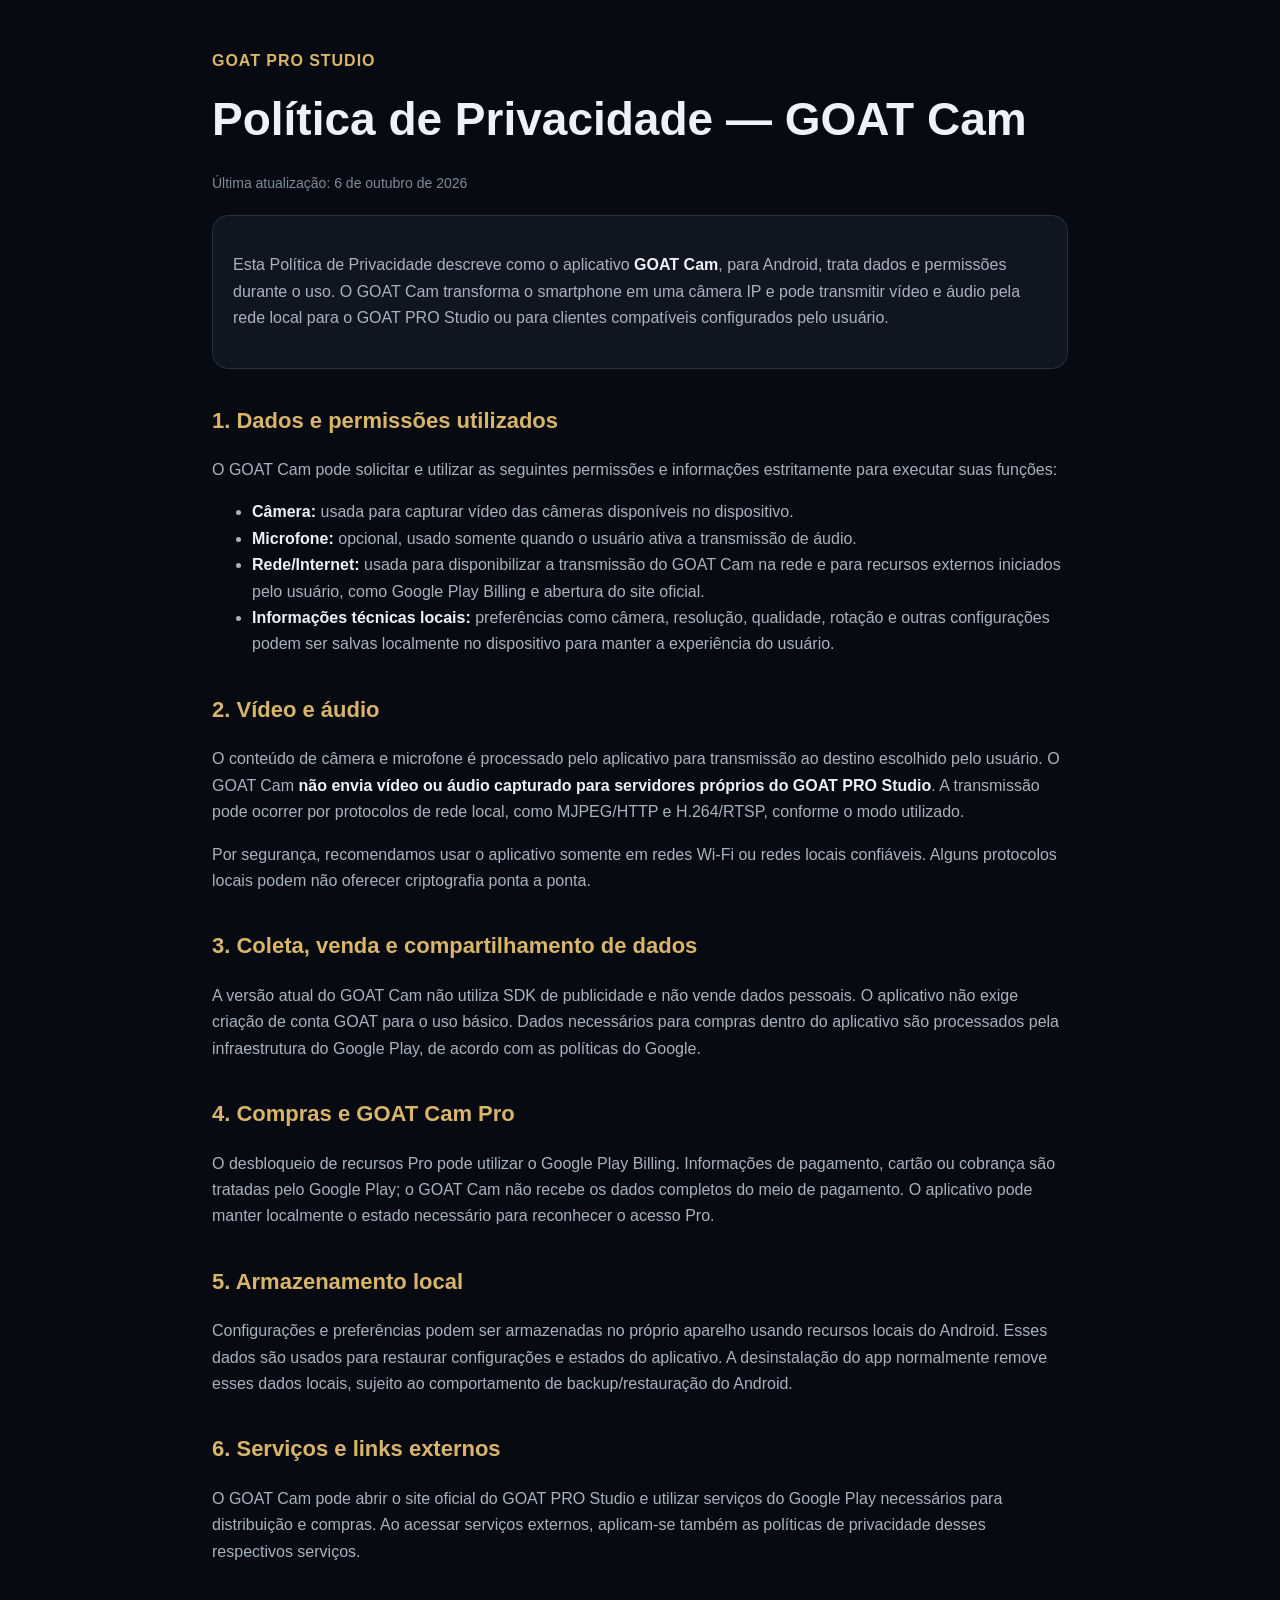
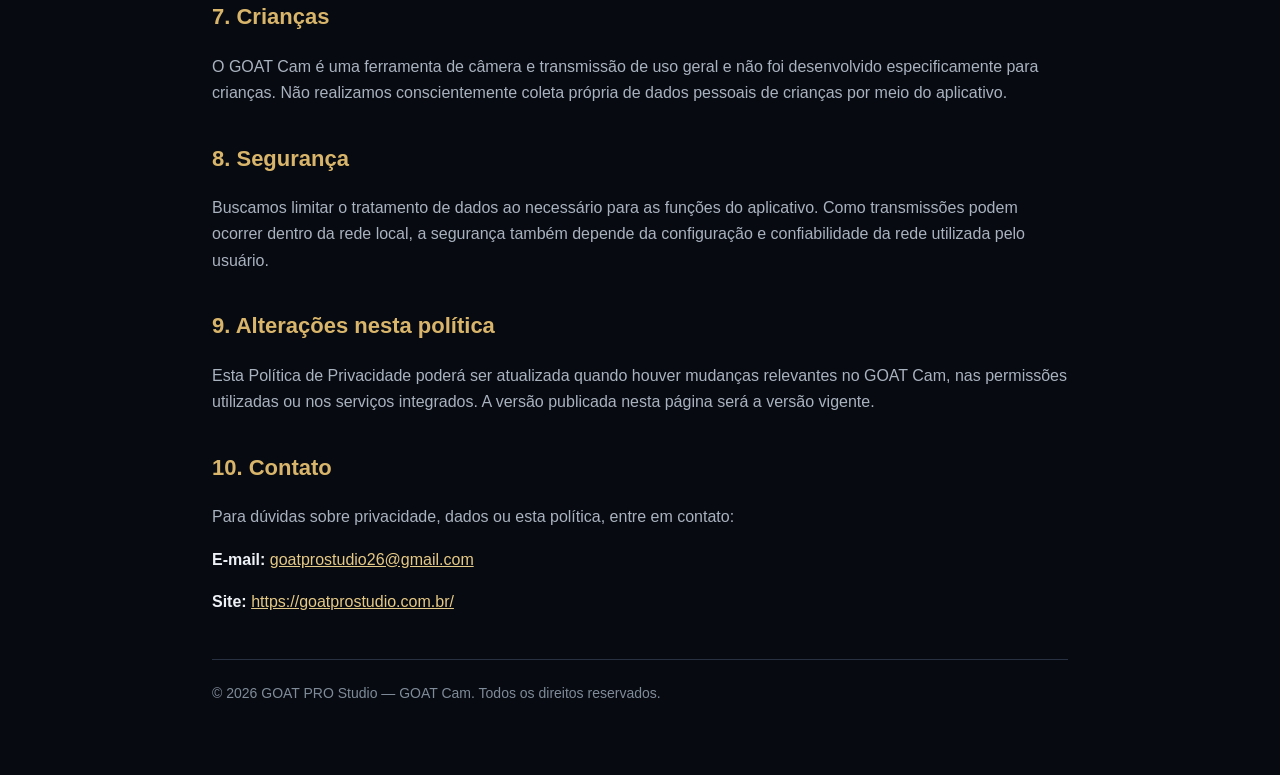
<file: goat-cam-privacidade.html>
<!doctype html>
<html lang="pt-BR">
<head>
  <meta charset="utf-8" />
  <meta name="viewport" content="width=device-width, initial-scale=1" />
  <meta name="theme-color" content="#070a10" />
  <title>Política de Privacidade — GOAT Cam</title>
  <meta name="description" content="Política de Privacidade do aplicativo GOAT Cam para Android." />
  <style>
    :root { color-scheme: dark; --bg:#070a10; --panel:#101620; --text:#eef2f7; --muted:#a9b2bf; --gold:#d8b56b; --line:#273142; }
    * { box-sizing: border-box; }
    body { margin:0; font-family:Arial,Helvetica,sans-serif; background:var(--bg); color:var(--text); line-height:1.65; }
    main { max-width:900px; margin:0 auto; padding:48px 22px 70px; }
    .brand { color:var(--gold); font-weight:700; letter-spacing:.06em; text-transform:uppercase; }
    h1 { font-size:clamp(30px,5vw,46px); margin:8px 0 6px; }
    h2 { margin-top:34px; color:var(--gold); font-size:22px; }
    p, li { color:var(--muted); }
    strong { color:var(--text); }
    a { color:#e5c987; }
    .card { background:var(--panel); border:1px solid var(--line); border-radius:16px; padding:20px; margin:20px 0; }
    .updated { color:#7f8b99; font-size:14px; }
    footer { margin-top:44px; padding-top:22px; border-top:1px solid var(--line); color:#7f8b99; font-size:14px; }
  </style>
</head>
<body>
<main>
  <div class="brand">GOAT PRO Studio</div>
  <h1>Política de Privacidade — GOAT Cam</h1>
  <p class="updated">Última atualização: 6 de outubro de 2026</p>

  <div class="card">
    <p>Esta Política de Privacidade descreve como o aplicativo <strong>GOAT Cam</strong>, para Android, trata dados e permissões durante o uso. O GOAT Cam transforma o smartphone em uma câmera IP e pode transmitir vídeo e áudio pela rede local para o GOAT PRO Studio ou para clientes compatíveis configurados pelo usuário.</p>
  </div>

  <h2>1. Dados e permissões utilizados</h2>
  <p>O GOAT Cam pode solicitar e utilizar as seguintes permissões e informações estritamente para executar suas funções:</p>
  <ul>
    <li><strong>Câmera:</strong> usada para capturar vídeo das câmeras disponíveis no dispositivo.</li>
    <li><strong>Microfone:</strong> opcional, usado somente quando o usuário ativa a transmissão de áudio.</li>
    <li><strong>Rede/Internet:</strong> usada para disponibilizar a transmissão do GOAT Cam na rede e para recursos externos iniciados pelo usuário, como Google Play Billing e abertura do site oficial.</li>
    <li><strong>Informações técnicas locais:</strong> preferências como câmera, resolução, qualidade, rotação e outras configurações podem ser salvas localmente no dispositivo para manter a experiência do usuário.</li>
  </ul>

  <h2>2. Vídeo e áudio</h2>
  <p>O conteúdo de câmera e microfone é processado pelo aplicativo para transmissão ao destino escolhido pelo usuário. O GOAT Cam <strong>não envia vídeo ou áudio capturado para servidores próprios do GOAT PRO Studio</strong>. A transmissão pode ocorrer por protocolos de rede local, como MJPEG/HTTP e H.264/RTSP, conforme o modo utilizado.</p>
  <p>Por segurança, recomendamos usar o aplicativo somente em redes Wi‑Fi ou redes locais confiáveis. Alguns protocolos locais podem não oferecer criptografia ponta a ponta.</p>

  <h2>3. Coleta, venda e compartilhamento de dados</h2>
  <p>A versão atual do GOAT Cam não utiliza SDK de publicidade e não vende dados pessoais. O aplicativo não exige criação de conta GOAT para o uso básico. Dados necessários para compras dentro do aplicativo são processados pela infraestrutura do Google Play, de acordo com as políticas do Google.</p>

  <h2>4. Compras e GOAT Cam Pro</h2>
  <p>O desbloqueio de recursos Pro pode utilizar o Google Play Billing. Informações de pagamento, cartão ou cobrança são tratadas pelo Google Play; o GOAT Cam não recebe os dados completos do meio de pagamento. O aplicativo pode manter localmente o estado necessário para reconhecer o acesso Pro.</p>

  <h2>5. Armazenamento local</h2>
  <p>Configurações e preferências podem ser armazenadas no próprio aparelho usando recursos locais do Android. Esses dados são usados para restaurar configurações e estados do aplicativo. A desinstalação do app normalmente remove esses dados locais, sujeito ao comportamento de backup/restauração do Android.</p>

  <h2>6. Serviços e links externos</h2>
  <p>O GOAT Cam pode abrir o site oficial do GOAT PRO Studio e utilizar serviços do Google Play necessários para distribuição e compras. Ao acessar serviços externos, aplicam-se também as políticas de privacidade desses respectivos serviços.</p>

  <h2>7. Crianças</h2>
  <p>O GOAT Cam é uma ferramenta de câmera e transmissão de uso geral e não foi desenvolvido especificamente para crianças. Não realizamos conscientemente coleta própria de dados pessoais de crianças por meio do aplicativo.</p>

  <h2>8. Segurança</h2>
  <p>Buscamos limitar o tratamento de dados ao necessário para as funções do aplicativo. Como transmissões podem ocorrer dentro da rede local, a segurança também depende da configuração e confiabilidade da rede utilizada pelo usuário.</p>

  <h2>9. Alterações nesta política</h2>
  <p>Esta Política de Privacidade poderá ser atualizada quando houver mudanças relevantes no GOAT Cam, nas permissões utilizadas ou nos serviços integrados. A versão publicada nesta página será a versão vigente.</p>

  <h2>10. Contato</h2>
  <p>Para dúvidas sobre privacidade, dados ou esta política, entre em contato:</p>
  <p><strong>E-mail:</strong> <a href="mailto:goatprostudio26@gmail.com">goatprostudio26@gmail.com</a></p>
  <p><strong>Site:</strong> <a href="https://goatprostudio.com.br/">https://goatprostudio.com.br/</a></p>

  <footer>© 2026 GOAT PRO Studio — GOAT Cam. Todos os direitos reservados.</footer>
</main>
</body>
</html>
</file>
<file: styles.css>
:root {
  --bg: #05070b;
  --bg-2: #090d14;
  --panel: rgba(13, 19, 30, 0.82);
  --panel-solid: #0d131e;
  --line: rgba(116, 179, 255, 0.20);
  --text: #f5f8ff;
  --muted: #a5b2c8;
  --blue: #35a8ff;
  --blue-2: #0068ff;
  --gold: #e6b85e;
  --gold-2: #9f6f1e;
  --shadow: 0 28px 80px rgba(0,0,0,.45);
}
* { box-sizing: border-box; }
html { scroll-behavior: smooth; }
body {
  margin: 0;
  font-family: Inter, ui-sans-serif, system-ui, -apple-system, BlinkMacSystemFont, "Segoe UI", sans-serif;
  color: var(--text);
  background:
    radial-gradient(circle at 15% 0%, rgba(0,104,255,.14), transparent 30%),
    radial-gradient(circle at 85% 12%, rgba(126,48,255,.13), transparent 34%),
    var(--bg);
  line-height: 1.55;
}
a { color: inherit; text-decoration: none; }
img { max-width: 100%; display: block; }
.topbar {
  position: sticky; top: 0; z-index: 20;
  height: 74px; padding: 0 max(24px, calc((100vw - 1260px)/2));
  display: flex; align-items: center; justify-content: space-between;
  background: rgba(5,7,11,.78); backdrop-filter: blur(18px);
  border-bottom: 1px solid rgba(255,255,255,.06);
}
.brand { display: flex; align-items: center; gap: 12px; font-size: 19px; letter-spacing: .2px; }
.brand img { width: 42px; height: 42px; }
.brand strong { color: var(--gold); letter-spacing: .8px; }
nav { display: flex; align-items: center; gap: 26px; font-size: 14px; color: #cbd5e6; }
nav a:hover { color: #fff; }
.nav-cta { padding: 9px 15px; border: 1px solid rgba(230,184,94,.45); border-radius: 10px; color: #f7d99a; }
.hero {
  position: relative; overflow: hidden;
  min-height: 780px; max-width: 1440px; margin: 0 auto;
  padding: 92px 56px 76px;
  display: grid; grid-template-columns: .86fr 1.14fr; align-items: center; gap: 42px;
}
.hero::before {
  content:""; position:absolute; inset:0; pointer-events:none; opacity:.18;
  background-image: linear-gradient(rgba(255,255,255,.04) 1px, transparent 1px), linear-gradient(90deg, rgba(255,255,255,.04) 1px, transparent 1px);
  background-size: 44px 44px; mask-image: linear-gradient(to bottom, black, transparent 72%);
}
.hero-glow { position:absolute; border-radius:999px; filter: blur(90px); opacity:.24; pointer-events:none; }
.hero-glow-a { width:360px; height:360px; background:#0068ff; left:-100px; top:90px; }
.hero-glow-b { width:320px; height:320px; background:#7827ff; right:-120px; top:110px; }
.hero-copy, .hero-media { position: relative; z-index: 1; }
.eyebrow { display:inline-block; font-size:12px; letter-spacing:2.5px; font-weight:800; color:#6fc4ff; margin-bottom:14px; }
h1 { margin:0; font-size: clamp(54px, 7vw, 92px); line-height:.98; letter-spacing:-3px; font-weight:800; }
h1 span { color:var(--gold); text-shadow:0 0 28px rgba(230,184,94,.16); }
.tagline { margin:22px 0 0; color:#8bcaff; font-size:13px; letter-spacing:2.8px; font-weight:700; }
.lead { color:var(--muted); font-size:18px; max-width:650px; margin:25px 0 30px; }
.hero-actions { display:flex; gap:13px; flex-wrap:wrap; }
.btn { display:inline-flex; align-items:center; justify-content:center; min-height:48px; padding:0 22px; border-radius:12px; font-weight:800; transition:.2s ease; }
.btn-primary { background:linear-gradient(135deg, #1c9cff, #0058e7); box-shadow:0 14px 38px rgba(0,104,255,.25); }
.btn-primary:hover { transform:translateY(-2px); filter:brightness(1.08); }
.btn-ghost { border:1px solid rgba(255,255,255,.13); background:rgba(255,255,255,.035); color:#dce8f9; }
.btn-ghost:hover { background:rgba(255,255,255,.07); }
.hero-badges { display:flex; gap:8px; flex-wrap:wrap; margin-top:24px; }
.hero-badges span { color:#a9b8cf; border:1px solid rgba(255,255,255,.08); background:rgba(255,255,255,.025); padding:7px 10px; border-radius:999px; font-size:12px; }
.media-frame { position:relative; border-radius:22px; padding:8px; background:linear-gradient(135deg, rgba(53,168,255,.44), rgba(230,184,94,.18), rgba(115,53,255,.35)); box-shadow:var(--shadow); }
.media-frame::after { content:""; position:absolute; inset:8px; border:1px solid rgba(255,255,255,.11); border-radius:15px; pointer-events:none; }
.media-frame img { border-radius:15px; width:100%; }
.section { max-width:1260px; margin:0 auto; padding:100px 36px; }
.section-dark { max-width:none; padding-left:max(36px, calc((100vw - 1188px)/2)); padding-right:max(36px, calc((100vw - 1188px)/2)); background:linear-gradient(180deg, rgba(12,17,26,.58), rgba(5,7,11,.08)); border-top:1px solid rgba(255,255,255,.04); border-bottom:1px solid rgba(255,255,255,.04); }
.section-heading { max-width:760px; margin-bottom:44px; }
h2 { margin:0 0 14px; font-size:clamp(34px,4.2vw,56px); line-height:1.06; letter-spacing:-1.7px; }
.section-heading p, .pricing-copy p { color:var(--muted); font-size:17px; margin:0; }
.feature-grid { display:grid; grid-template-columns:repeat(4,1fr); gap:14px; }
.feature { min-height:215px; padding:25px; border:1px solid rgba(255,255,255,.07); background:linear-gradient(180deg, rgba(19,27,41,.8), rgba(11,16,25,.72)); border-radius:16px; transition:.2s ease; }
.feature:hover { transform:translateY(-4px); border-color:rgba(53,168,255,.28); }
.feature > span { font-size:11px; font-weight:900; color:var(--gold); letter-spacing:1.5px; }
.feature h3 { margin:22px 0 10px; font-size:18px; }
.feature p { margin:0; color:#98a7bd; font-size:14px; }

.use-cases { padding-top:92px; padding-bottom:92px; }
.use-case-grid { display:grid; grid-template-columns:repeat(2,1fr); gap:18px; }
.use-case-card {
  position:relative; overflow:hidden; min-height:270px; padding:30px;
  border-radius:20px; border:1px solid rgba(255,255,255,.08);
  background:linear-gradient(145deg, rgba(15,23,36,.96), rgba(7,11,18,.96));
  box-shadow:0 24px 70px rgba(0,0,0,.28);
}
.use-case-card::before {
  content:""; position:absolute; inset:auto -70px -90px auto; width:220px; height:220px;
  border-radius:999px; background:radial-gradient(circle, rgba(53,168,255,.16), transparent 68%);
  pointer-events:none;
}
.use-case-card:nth-child(1)::before { background:radial-gradient(circle, rgba(126,48,255,.18), transparent 68%); }
.use-case-card:nth-child(2)::before { background:radial-gradient(circle, rgba(53,168,255,.15), transparent 68%); }
.use-case-card:nth-child(3)::before { background:radial-gradient(circle, rgba(230,184,94,.13), transparent 68%); }
.use-case-card:nth-child(4)::before { background:radial-gradient(circle, rgba(0,104,255,.16), transparent 68%); }
.use-case-kicker { display:block; color:var(--gold); font-size:11px; font-weight:900; letter-spacing:1.8px; margin-bottom:18px; }
.use-case-card h3 { margin:0 0 12px; font-size:25px; line-height:1.12; }
.use-case-card p { margin:0; color:#9caec5; font-size:15px; max-width:560px; }
.use-case-tags { display:flex; flex-wrap:wrap; gap:8px; margin-top:24px; }
.use-case-tags span { padding:7px 10px; border-radius:999px; font-size:11px; color:#cfe4fb; border:1px solid rgba(53,168,255,.17); background:rgba(53,168,255,.06); }
.showcase-grid { display:grid; grid-template-columns:1.15fr .85fr; gap:18px; align-items:start; }
.showcase-card { margin:0; padding:8px; border-radius:18px; background:#0b1018; border:1px solid rgba(255,255,255,.08); box-shadow:var(--shadow); overflow:hidden; }
.showcase-card img { width:100%; border-radius:12px; }
.showcase-card figcaption { padding:13px 10px 8px; color:#9bacbf; font-size:13px; }
.skin-grid { display:grid; grid-template-columns:1fr 1fr; gap:18px; }
.skin-card img { aspect-ratio:16/9; object-fit:cover; min-height:150px; }

.showcase-main { margin-bottom:18px; }
.skin-description-grid {
  display:grid; grid-template-columns:repeat(4,1fr); gap:12px; margin-top:18px;
}
.skin-description-grid article {
  padding:18px; border-radius:14px; border:1px solid rgba(255,255,255,.08);
  background:linear-gradient(180deg, rgba(16,23,35,.88), rgba(9,14,22,.78));
}
.skin-description-grid strong { display:block; color:#fff; margin-bottom:6px; }
.skin-description-grid span { display:block; color:#95a6bd; font-size:13px; }

.weather-section {
  display:grid; grid-template-columns:.9fr 1.1fr; gap:32px; align-items:center;
}
.weather-copy p { color:var(--muted); font-size:17px; margin:0 0 24px; }
.weather-points { display:flex; flex-wrap:wrap; gap:9px; }
.weather-points span {
  padding:9px 12px; border-radius:999px; font-size:12px; color:#cfe2f8;
  background:rgba(53,168,255,.07); border:1px solid rgba(53,168,255,.16);
}
.weather-media {
  margin:0; padding:8px; border-radius:18px; overflow:hidden;
  background:linear-gradient(135deg, rgba(230,184,94,.25), rgba(53,168,255,.2));
  box-shadow:var(--shadow);
  width:min(100%, 520px);
  justify-self:center;
}
.weather-media img {
  width:100%;
  height:auto;
  border-radius:12px;
  filter: contrast(1.08) saturate(1.12) brightness(1.03);
}
.overlay-panel {
  grid-column:1 / -1; display:grid; grid-template-columns:.8fr 1.2fr; gap:30px;
  padding:28px; margin-top:8px; border-radius:18px;
  border:1px solid rgba(230,184,94,.20);
  background:linear-gradient(135deg, rgba(16,22,32,.94), rgba(8,12,19,.96));
}
.overlay-panel h3 { margin:0; font-size:26px; }
.overlay-panel p { margin:0; color:#a9b6c8; align-self:center; }
.overlay-panel strong { color:#f3d493; }

.audience { text-align:center; }
.audience .section-heading { margin-left:auto; margin-right:auto; }
.pill-grid { display:flex; justify-content:center; flex-wrap:wrap; gap:12px; }
.pill-grid span { padding:13px 18px; border-radius:999px; background:rgba(53,168,255,.07); border:1px solid rgba(53,168,255,.18); color:#c9ddf4; }
.requirements-panel { display:grid; grid-template-columns:1fr 1fr; gap:50px; padding:42px; border-radius:22px; background:linear-gradient(135deg, rgba(13,19,30,.94), rgba(8,12,20,.95)); border:1px solid rgba(255,255,255,.08); }
.requirements-panel p { color:var(--muted); }
.req-list { display:grid; gap:0; }
.req-list div { display:flex; justify-content:space-between; gap:18px; padding:16px 0; border-bottom:1px solid rgba(255,255,255,.07); }
.req-list div:last-child { border-bottom:0; }
.req-list strong { color:#fff; }
.req-list span { color:#9daec5; text-align:right; }
.pricing { display:grid; grid-template-columns:1fr 460px; gap:72px; align-items:center; }
.price-card { padding:34px; border-radius:22px; background:linear-gradient(180deg, rgba(15,23,37,.96), rgba(8,12,20,.98)); border:1px solid rgba(230,184,94,.28); box-shadow:0 36px 100px rgba(0,0,0,.5); }
.price-label { color:#d5e4f7; font-size:19px; font-weight:800; }
.price { margin-top:10px; font-size:68px; line-height:1; letter-spacing:-3px; font-weight:900; color:#fff; }
.price small { font-size:22px; letter-spacing:0; color:#b8c5d8; margin-right:7px; }
.price span { font-size:30px; letter-spacing:-1px; }
.price-note { color:#91a2b9; margin:7px 0 22px; }
.price-card ul { list-style:none; padding:0; margin:0 0 24px; display:grid; gap:11px; color:#c7d4e7; }
.price-card li::before { content:"✓"; color:#62dca4; font-weight:900; margin-right:9px; }
.btn-wide { width:100%; }
#checkoutButton[aria-disabled="true"] { opacity:.75; cursor:not-allowed; }
.secure-note { margin:12px 0 0; color:#718099; font-size:12px; text-align:center; }
.faq-list { display:grid; gap:10px; max-width:920px; }
details { border:1px solid rgba(255,255,255,.08); background:rgba(11,16,24,.72); border-radius:13px; padding:0 18px; }
summary { cursor:pointer; font-weight:750; padding:18px 0; }
details p { color:#9eacc1; margin:0 0 18px; }
footer { border-top:1px solid rgba(255,255,255,.06); padding:42px 30px 50px; text-align:center; color:#718097; }
.footer-brand { justify-content:center; margin-bottom:14px; color:#c7d1e1; }
.footer-brand img { width:36px; height:36px; }
footer p { margin:7px 0; }
.copyright { font-size:12px; }
.reveal { opacity:0; transform:translateY(18px); transition:opacity .6s ease, transform .6s ease; }
.reveal.visible { opacity:1; transform:none; }
@media (max-width: 1050px) {
  .hero { grid-template-columns:1fr; padding-top:70px; }
  .hero-copy { max-width:780px; }
  .feature-grid { grid-template-columns:repeat(2,1fr); }
  .use-case-grid { grid-template-columns:1fr; }
  .showcase-grid { grid-template-columns:1fr; }
  .skin-grid { grid-template-columns:repeat(2,1fr); }
  .skin-description-grid { grid-template-columns:repeat(2,1fr); }
  .weather-section { grid-template-columns:1fr; }
  .overlay-panel { grid-template-columns:1fr; }
  .pricing { grid-template-columns:1fr; }
  .price-card { max-width:520px; }
}
@media (max-width: 760px) {
  .topbar { height:66px; padding:0 16px; }
  .brand { font-size:15px; }
  .brand img { width:36px; height:36px; }
  nav a:not(.nav-cta) { display:none; }
  .hero { min-height:auto; padding:62px 20px 58px; }
  h1 { letter-spacing:-2px; }
  .lead { font-size:16px; }
  .section, .section-dark { padding:72px 20px; }
  .feature-grid { grid-template-columns:1fr; }
  .use-case-card { min-height:auto; padding:24px; }
  .skin-grid { grid-template-columns:1fr; }
  .skin-description-grid { grid-template-columns:1fr; }
  .weather-section { gap:22px; }
  .overlay-panel { padding:22px; }
  .requirements-panel { grid-template-columns:1fr; padding:26px; }
  .req-list div { flex-direction:column; gap:4px; }
  .req-list span { text-align:left; }
  .price { font-size:58px; }
}
@media (prefers-reduced-motion: reduce) {
  html { scroll-behavior:auto; }
  .reveal { opacity:1; transform:none; transition:none; }
}

/* Support admin polish: scoped overrides for /admin-suporte/ */
.admin-wrap .dashboard-card .dash-head h1 {
  font-size: clamp(38px, 4vw, 54px);
  line-height: 1.04;
  letter-spacing: -1.8px;
  max-width: 760px;
}
.admin-wrap .dashboard-card,
.admin-wrap .detail-card {
  border-color: rgba(116,179,255,.12);
  box-shadow: 0 20px 60px rgba(0,0,0,.32);
}
.admin-wrap .dashboard-card { padding: 24px; }
.admin-wrap .dash-head { align-items: center; }
.admin-wrap .dash-head .muted { font-size: 14px; }
.admin-wrap .admin-actions .btn {
  min-height: 42px;
  padding: 0 17px;
  border-radius: 10px;
  font-size: 14px;
}
.admin-wrap .summary {
  gap: 10px;
  margin: 20px 0;
}
.admin-wrap .summary-box {
  padding: 14px 16px;
  border-radius: 12px;
  min-height: 92px;
  display: flex;
  flex-direction: column;
  justify-content: center;
}
.admin-wrap .summary-box span { font-size: 10px; letter-spacing: .1em; }
.admin-wrap .summary-box strong { font-size: 25px; line-height: 1.1; margin-top: 5px; }
.admin-wrap .ticket-tools {
  padding: 13px;
  gap: 10px;
  margin: 4px 0 14px;
  border-radius: 12px;
}
.admin-wrap .ticket-search { padding: 10px 12px; border-radius: 9px; font-size: 14px; }
.admin-wrap .filter-row { gap: 7px; }
.admin-wrap .filter-btn { padding: 7px 10px; font-size: 11px; }
.admin-wrap .ticket-list { gap: 10px; margin-top: 14px; }
.admin-wrap .ticket {
  padding: 15px 16px;
  border-radius: 12px;
}
.admin-wrap .ticket h3 { margin: 8px 0 4px; font-size: 17px; }
.admin-wrap .ticket-meta,
.admin-wrap .ticket-message { font-size: 13px; }
.admin-wrap .ticket-activity { margin-top: 7px; }
.admin-wrap .ticket-open-hint { margin-top: 9px; }
.admin-wrap .detail-card { padding: 22px; }
.admin-wrap .detail-title { font-size: clamp(24px, 3vw, 32px); letter-spacing: -.6px; }
.admin-wrap .detail-grid { gap: 10px; margin-top: 16px; }
.admin-wrap .detail-field { padding: 12px 13px; }
.admin-wrap .workflow-box,
.admin-wrap .detail-message,
.admin-wrap .reply-box { margin-top: 14px; padding: 15px; border-radius: 12px; }
.admin-wrap .workflow-actions { gap: 8px; }
.admin-wrap .workflow-btn { padding: 9px 11px; font-size: 13px; }
.admin-wrap .conversation { margin-top: 16px; gap: 10px; }
.admin-wrap .bubble { padding: 12px 14px; border-radius: 12px; }
.admin-wrap .bubble-body { font-size: 14px; line-height: 1.5; }
.admin-wrap .reply-box textarea { min-height: 120px; padding: 12px; border-radius: 10px; }
.admin-wrap .empty { padding: 22px; }
@media (max-width: 760px) {
  .admin-wrap .dashboard-card .dash-head h1 { font-size: 34px; letter-spacing: -1px; }
  .admin-wrap .dashboard-card,
  .admin-wrap .detail-card { padding: 16px; }
  .admin-wrap .summary { grid-template-columns: repeat(2,minmax(0,1fr)); }
  .admin-wrap .summary-box { min-height: 82px; }
  .admin-wrap .summary-box strong { font-size: 23px; }
  .admin-wrap .filter-btn { flex: 1 1 auto; }
}

/* GOAT SALES - Experimento reversível: somente a primeira tela (hero), 25/10/2026. */
.hero {
  max-width: 1440px;
  min-height: 640px;
  padding: 54px 46px 62px;
  grid-template-columns: minmax(0, 1.07fr) minmax(0, 1fr);
  gap: 26px;
}
.hero-copy { max-width: 740px; }
.hero .eyebrow {
  font-size: 14px;
  line-height: 1.5;
  letter-spacing: 1.9px;
  color: #e6b85e;
  margin-bottom: 16px;
}
.hero h1 {
  font-size: clamp(43px, 4.75vw, 68px);
  letter-spacing: -2.1px;
  line-height: 1.06;
  text-wrap: balance;
}
.hero h1 span { color: var(--gold); }
.hero .tagline {
  font-size: 13px;
  line-height: 1.55;
  letter-spacing: 1.45px;
  margin-top: 20px;
}
.hero .lead {
  font-size: clamp(17px, 1.4vw, 20px);
  line-height: 1.56;
  margin: 20px 0 23px;
  max-width: 690px;
}
.hero .lead strong { color: #f0f5ff; font-weight: 750; }
.hero .hero-actions { gap: 12px; }
.hero .hero-actions .btn {
  min-height: 55px;
  font-size: 15px;
  padding: 0 22px;
}
.hero .hero-actions .btn-primary {
  box-shadow: 0 12px 38px rgba(0,104,255,.35);
  border: 1px solid rgba(145,216,255,.28);
}
.hero .hero-badges { gap: 8px; margin-top: 20px; }
.hero .hero-badges span {
  color: #e6eaf3;
  font-size: 12px;
  font-weight: 650;
  padding: 7px 12px;
  border-color: rgba(116,179,255,.25);
  background: rgba(28,54,99,.25);
}
.hero-compatibility {
  margin: 12px 0 0;
  max-width: 620px;
  font-size: 11px;
  line-height: 1.4;
  color: #a7b5ca;
}
.hero .media-frame {
  box-shadow: 0 32px 90px rgba(0,0,0,.38), 0 0 55px rgba(65,128,255,.14);
}
@media (max-width: 1100px) {
  .hero {
    grid-template-columns: minmax(0, 1.03fr) minmax(0, .97fr);
    padding: 55px 30px 58px;
    gap: 18px;
  }
  .hero h1 { font-size: clamp(37px, 4.6vw, 52px); }
  .hero .lead { font-size: 17px; }
  .hero .hero-actions .btn { font-size: 13px; padding: 0 16px; }
}
@media (max-width: 900px) {
  .hero {
    grid-template-columns: minmax(0, 1fr);
    gap: 28px;
    padding: 48px 24px 58px;
    min-height: auto;
  }
  .hero-copy { max-width: 760px; }
  .hero h1 { font-size: clamp(41px, 7vw, 62px); }
  .hero .lead { font-size: 18px; }
  .hero-media { width: 100%; max-width: 760px; }
}
@media (max-width: 760px) {
  .hero { padding: 44px 20px 52px; gap: 24px; }
  .hero h1 { font-size: clamp(36px, 8.6vw, 50px); letter-spacing: -1.5px; line-height: 1.08; }
  .hero .eyebrow { font-size: 12px; letter-spacing: 1.5px; }
  .hero .tagline { font-size: 11px; letter-spacing: 1px; }
  .hero .lead { font-size: 16px; line-height: 1.55; }
  .hero .hero-actions .btn { width: 100%; font-size: 15px; min-height: 51px; }
  .hero .hero-badges span { font-size: 11px; padding: 6px 9px; }
  .hero .hero-compatibility { font-size: 11px; }
}


/* GOAT SALES | secao visual de recursos: substitui blocos de texto redundantes. */
.visual-highlights {
  max-width: 1260px;
  margin: 0 auto;
  padding: 82px 36px 96px;
}
.visual-highlights .visual-heading {
  max-width: 840px;
  margin: 0 auto 42px;
  text-align: center;
}
.visual-highlights .visual-heading h2 {
  font-size: clamp(34px,4.2vw,56px);
  line-height: 1.07;
}
.visual-highlights .visual-heading p {
  font-size: 17px;
  line-height: 1.6;
  color: var(--muted);
  margin: 0;
}
.visual-feature {
  display: grid;
  grid-template-columns: minmax(0,1.04fr) minmax(0,.96fr);
  gap: 30px;
  align-items: center;
  padding: 18px;
  margin: 0 0 24px;
  border-radius: 23px;
  border: 1px solid rgba(116,179,255,.16);
  background: linear-gradient(145deg,rgba(14,23,38,.94),rgba(8,12,20,.97));
  box-shadow: 0 24px 72px rgba(0,0,0,.22);
}
.visual-feature.reverse {
  grid-template-columns: minmax(0,.96fr) minmax(0,1.04fr);
}
.visual-feature.reverse .visual-feature-media { order: 2; }
.visual-feature.reverse .visual-feature-copy { order: 1; }
.visual-feature-media { overflow: hidden; border-radius: 15px; }
.visual-feature-media img {
  display: block;
  width: 100%;
  height: auto;
  aspect-ratio: 16/9;
  object-fit: cover;
}
.visual-feature-copy { padding: 14px 8px; }
.visual-feature-copy .feature-kicker,
.mini-visual-card .feature-kicker {
  display: inline-block;
  margin-bottom: 12px;
  color: var(--gold);
  font-size: 12px;
  line-height: 1.35;
  font-weight: 900;
  letter-spacing: 1.8px;
}
.visual-feature-copy h3 {
  margin: 0 0 15px;
  font-size: clamp(28px,3vw,42px);
  line-height: 1.12;
  letter-spacing: -1.1px;
}
.visual-feature-copy p {
  max-width: 515px;
  margin: 0;
  color: #afbdd1;
  font-size: 17px;
  line-height: 1.6;
}
.visual-card-grid {
  display: grid;
  grid-template-columns: repeat(2,minmax(0,1fr));
  gap: 20px;
}
.mini-visual-card {
  overflow: hidden;
  border-radius: 20px;
  border: 1px solid rgba(116,179,255,.13);
  background: linear-gradient(145deg,rgba(14,23,37,.95),rgba(8,12,20,.98));
  box-shadow: 0 20px 60px rgba(0,0,0,.2);
}
.mini-visual-card img {
  display: block;
  width: 100%;
  height: auto;
  aspect-ratio: 3/2;
  object-fit: cover;
}
.mini-visual-card .mini-copy { padding: 22px 25px 26px; }
.mini-visual-card h3 {
  margin: 0 0 9px;
  font-size: clamp(23px,2vw,28px);
  line-height: 1.19;
}
.mini-visual-card p {
  margin: 0;
  color: #aab9ce;
  font-size: 15px;
  line-height: 1.55;
}
.visual-end {
  text-align: center;
  margin-top: 30px;
}
.visual-end .btn { min-width: 220px; }
.visual-note {
  color: #93a5bc;
  font-size: 12px;
  line-height: 1.6;
  margin: 18px auto 0;
  max-width: 770px;
}
@media (max-width: 980px) {
  .visual-feature,
  .visual-feature.reverse { grid-template-columns: 1fr; gap: 10px; }
  .visual-feature.reverse .visual-feature-media { order: 0; }
  .visual-feature.reverse .visual-feature-copy { order: 1; }
  .visual-feature-copy { padding: 16px 12px 20px; }
}
@media (max-width: 760px) {
  .visual-highlights { padding: 68px 20px 80px; }
  .visual-highlights .visual-heading { margin-bottom: 28px; }
  .visual-highlights .visual-heading h2 { font-size: clamp(32px,8vw,42px); }
  .visual-highlights .visual-heading p { font-size: 16px; }
  .visual-feature { padding: 10px; margin-bottom: 18px; border-radius: 18px; }
  .visual-feature-media { border-radius: 12px; }
  .visual-feature-copy h3 { font-size: clamp(26px,7vw,34px); }
  .visual-feature-copy p { font-size: 16px; }
  .visual-card-grid { grid-template-columns: 1fr; gap: 18px; }
  .mini-visual-card .mini-copy { padding: 21px; }
  .visual-end .btn { width: 100%; }
}


/* Rebranding do mosaico antigo de skins: cobre os cinco bodes incorporados
   no WebP e mostra o G dourado oficial. Coordenadas proporcionais à imagem
   original 1672x941, inclusive em telas menores. */
.showcase-rebranded { position:relative; }
.showcase-rebranded > img { display:block; }
.showcase-logo-overlays {
  position:absolute;
  top:8px;
  left:8px;
  right:8px;
  aspect-ratio:1672 / 941;
  border-radius:12px;
  pointer-events:none;
  overflow:hidden;
}
.showcase-logo-overlay {
  position:absolute;
  display:block;
  background:#03050a url("assets/goatpro-icon-oficial-sem-borda.png") center center / contain no-repeat;
}
.showcase-logo-main {
  left:38.1%;
  top:0.8%;
  width:7.35%;
  height:11.7%;
  background-color:#02050a;
}
.showcase-logo-skin {
  width:2.30%;
  height:4.25%;
  background-color:#04070d;
  border-radius:2px;
  box-sizing:border-box;
}
.showcase-logo-skin-tl { left:3.35%; top:25.7%; }
.showcase-logo-skin-tr { left:51.62%; top:25.7%; }
.showcase-logo-skin-bl { left:3.35%; top:61.35%; }
.showcase-logo-skin-br { left:51.62%; top:61.35%; }

/* Home GOAT PRO: a arte de quatro câmeras é 1672 x 941 (16:9).
   Evita reaproveitar a apresentação antiga ou deformar a arte no desktop/mobile. */
.hero-media,
.hero-media .media-frame { min-width:0; }
.hero-media .media-frame { width:100%; height:auto; overflow:hidden; }
.hero-media .media-frame .hero-cameras-img {
  display:block;
  width:100%;
  max-width:100%;
  height:auto !important;
  aspect-ratio:1672 / 941;
  object-fit:contain;
  object-position:center;
}

/* Brand G Gold | transparent PNG header 2026-10-27 */
.topbar {
  height: 94px;
  min-height: 94px;
}
.topbar .brand {
  gap: 10px;
  font-size: 20px;
  white-space: nowrap;
  flex-shrink: 0;
}
.topbar .brand img {
  width: 82px;
  height: 82px;
  max-width: none;
  flex-shrink: 0;
  object-fit: contain;
  background: transparent;
  filter: drop-shadow(0 0 5px rgba(230, 184, 94, .12));
}
@media (min-width: 761px) and (max-width: 1100px) {
  .topbar { height: 82px; min-height: 82px; }
  .topbar .brand { font-size: 18px; gap: 7px; }
  .topbar .brand img { width: 68px; height: 68px; }
}
@media (max-width: 760px) {
  .topbar { height: 72px; min-height: 72px; }
  .topbar .brand { font-size: 15px; gap: 6px; }
  .topbar .brand img { width: 60px; height: 60px; }
}
</file>
